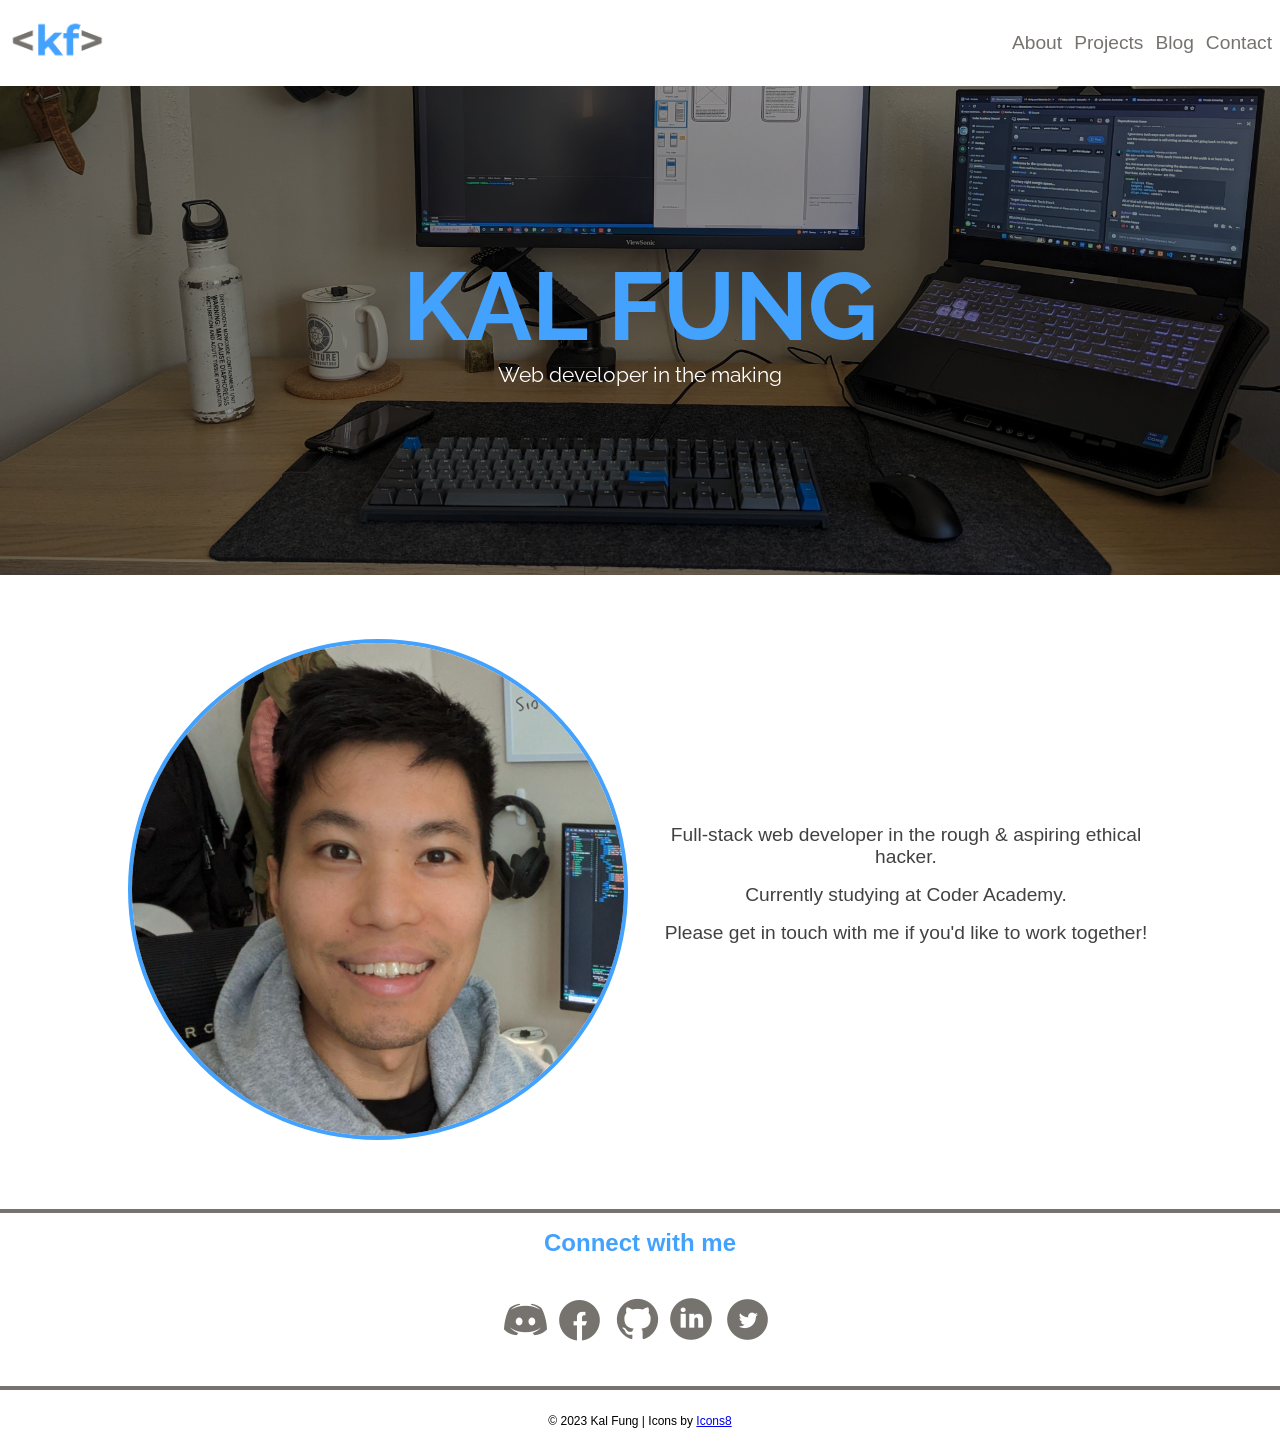
<file: index.html>
<!DOCTYPE html>
<html lang="en">
<head>
    <meta charset="UTF-8">
    <meta http-equiv="X-UA-Compatible" content="IE=edge">
    <meta name="viewport" content="width=device-width, initial-scale=1.0">
    <title>Kal Fung | Full Stack Web Development student</title>
    <link rel="stylesheet" href="./style.css">
</head>
<body>
    <!-- Header -->
    <header>
        <a href="index.html"><img id="logo" src="images/kf-logo.PNG" alt="KF Logo"></a>
             <!-- Main navigation bar -->
        <nav id="topnav">
            <a href="/about.html">About</a>
            <a href="/projects.html">Projects</a>
            <a href="/blog.html">Blog</a>
            <a href="/contact.html">Contact</a>
        </nav>
    </header>
    <!-- Hero component -->
    <section id="hero">
        <span role="img" aria-label="Image of my workstation"></span>
        <section id="hero-text">
            <h1>KAL FUNG</h1>
            <p>Web developer in the making</p>
        </section>   
    </section>
    <!-- Main body content -->
    <main>
        <article>
            <!-- A separate section for this profile picture to apply flex styling with the text underneath -->
            <figure id="profile-picture">
                <img src="images/profile.png" alt="Kal profile">
            </figure>   
            <section>
                <p>
                    Full-stack web developer in the rough & aspiring ethical hacker. 
                </p>
                <p>
                    Currently studying at Coder Academy.
                </p>
                <p>
                    Please get in touch with me if you'd like to work together!
                </p>           
            </section>
        </article>
    </main>
    <!-- Social media links -->
    
    <section id="social-links">
            <div>
                <h2>
                    Connect with me
                </h2>
                <nav>
                    <div id="discord-icon">
                        <a href="https://discordapp.com/users/1089703352092332032"><img src="/images/icon-discord-grey.png" alt="Discord">
                            <img src="/images/icon-discord-blue.png" class="img-top" alt="Discord icon blue">
                        </a>
                    </div>
                    <div id="facebook-icon">
                        <a href="https://www.facebook.com/kalfung"><img src="/images/icon-facebook-grey.png" alt="Facebook">
                            <img src="/images/icon-facebook-blue.png" class="img-top" alt="Facebook icon blue">
                        </a>
                    </div>
                    <div id="github-icon">
                        <a href="https://github.com/kalfung"><img src="/images/icon-github-grey.png" alt="GitHub">
                            <img src="/images/icon-github-blue.png" class="img-top" alt="GitHub icon blue">
                        </a>
                    </div>
                    <div id="linkedin-icon">
                        <a href="https://au.linkedin.com/in/kaloon-fung-a809a3152"><img src="/images/icon-linkedin-grey.png" alt="LinkedIn">
                            <img src="/images/icon-linkedin-blue.png" class="img-top" alt="LinkedIn icon blue">
                        </a>
                    </div>
                    <div id="twitter-icon">
                        <a href="https://twitter.com/cow_fungus"><img src="/images/icon-twitter-grey.png" alt="Twitter">
                            <img src="/images/icon-twitter-blue.png" class="img-top" alt="Twitter icon blue">
                        </a>
                    </div>
                </nav>
            </div>
        </section>

    <!-- Footer -->
    <footer>
        <p>&copy; 2023 Kal Fung | Icons by <a target="_blank" href="https://icons8.com">Icons8</a></p>
    </footer>
</body>
</html>
</file>
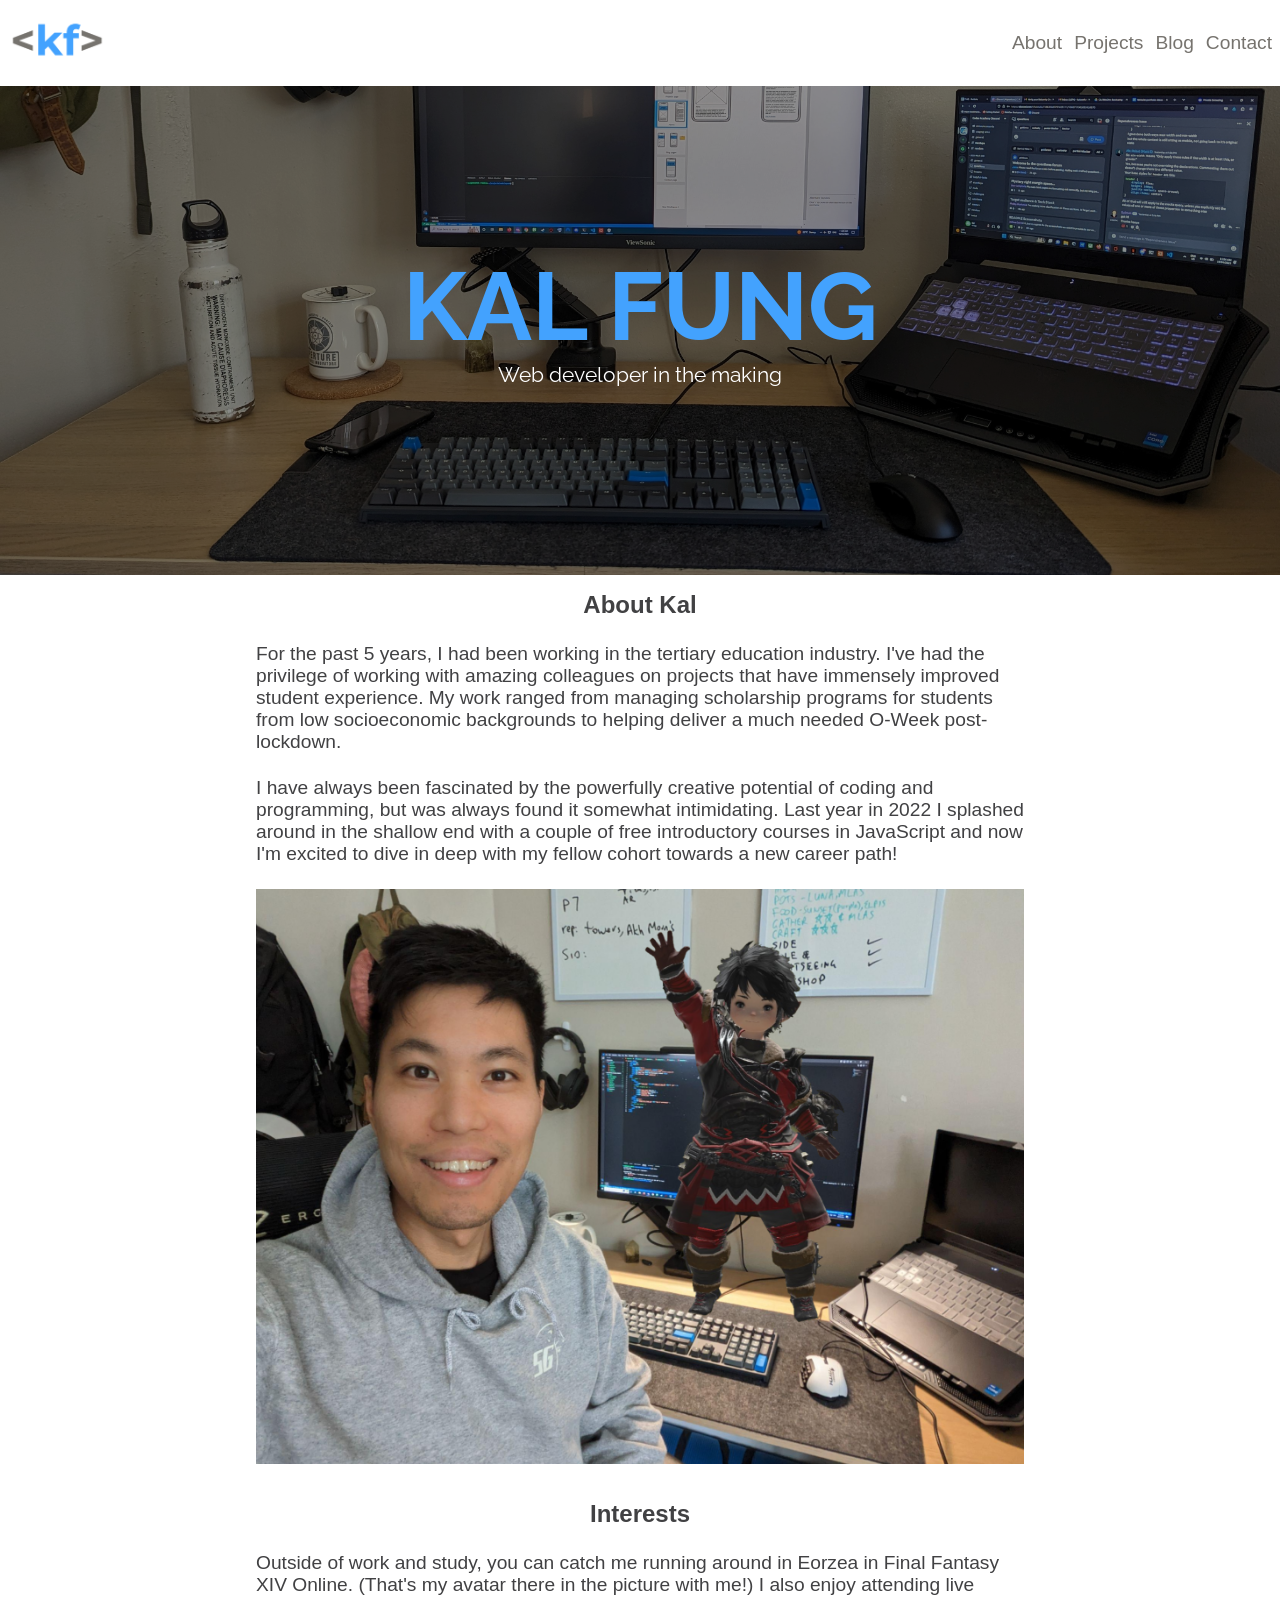
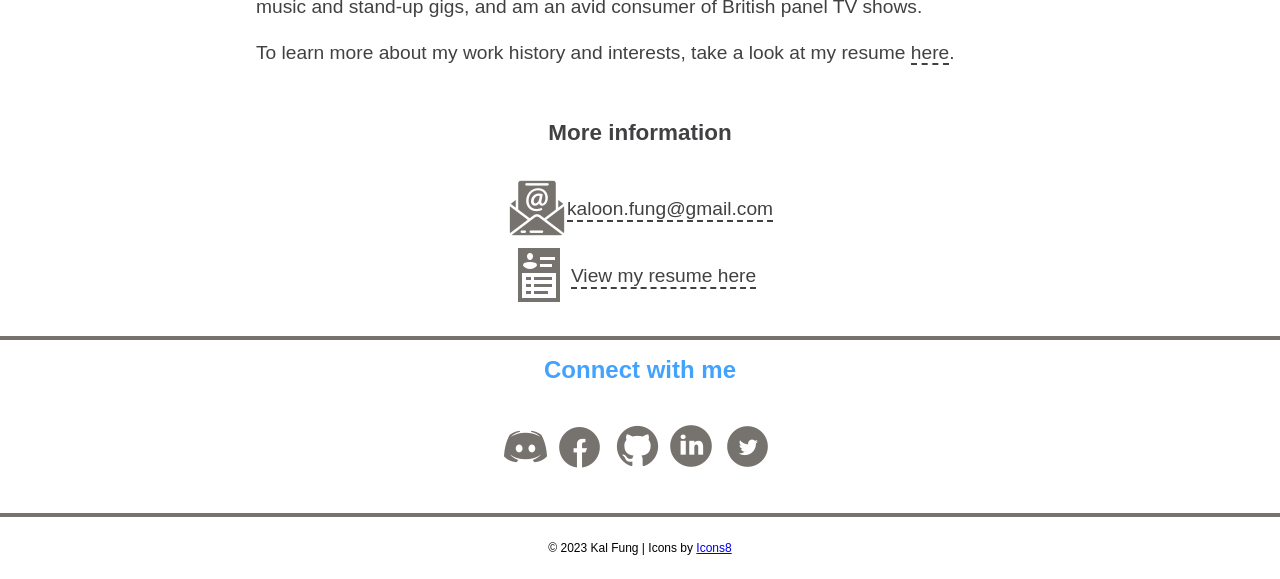
<file: about.html>
<!DOCTYPE html>
<html lang="en">
<head>
    <meta charset="UTF-8">
    <meta http-equiv="X-UA-Compatible" content="IE=edge">
    <meta name="viewport" content="width=device-width, initial-scale=1.0">
    <title>Kal Fung | Full Stack Web Development student | About</title>
    <link rel="stylesheet" href="./about-style.css">
</head>
<body>
    <!-- Header -->
    <header>
        <a href="index.html"><img id="logo" src="images/kf-logo.PNG" alt="KF Logo"></a>
             <!-- Main navigation bar -->
        <nav id="topnav">
            <a href="/about.html">About</a>
            <a href="/projects.html">Projects</a>
            <a href="/blog.html">Blog</a>
            <a href="/contact.html">Contact</a>
        </nav>
    </header>
    <!-- Hero component -->
    <section id="hero">
        <span role="img" aria-label="Image of my workstation"></span>
        <section id="hero-text">
            <h1>KAL FUNG</h1>
            <p>Web developer in the making</p>
        </section>           
    </section>
    <!-- Main body content -->
    <main>
        <article>
            <section id="about-info">
                <h2>
                    About Kal
                </h2>
                <p>
                    For the past 5 years, I had been working in the tertiary education industry. I've had the privilege of working with amazing colleagues on projects that have immensely improved student experience. My work ranged from managing scholarship programs for students from low socioeconomic backgrounds to helping deliver a much needed O-Week post-lockdown.
                </p>
                <p>
                    I have always been fascinated by the powerfully creative potential of coding and programming, but was always found it somewhat intimidating. Last year in 2022 I splashed around in the shallow end with a couple of free introductory courses in JavaScript and now I'm excited to dive in deep with my fellow cohort towards a new career path!
                </p>
            </section>
            <figure id="about-pic">
                <img src="/images/about.png" alt="Picture of me with my avatar: Kal and little Kal">
            </figure>
            <section>
                <h2>
                    Interests
                </h2>
                <p>
                    Outside of work and study, you can catch me running around in Eorzea in Final Fantasy XIV Online. (That's my avatar there in the picture with me!) I also enjoy attending live music and stand-up gigs, and am an avid consumer of British panel TV shows.
                </p>
                <p>
                    To learn more about my work history and interests, take a look at my resume <a id="resume" href="/other-resources/20220826_Kal_Fung_Resume.pdf">here</a>.
                </p>
            </section>
            <section id="more-info">
                <h3>
                    More information
                </h3>
                <div id="email-container">
                    <a href="mailto:kaloon.fung@gmail.com"><img src="/images/icon-email-grey.png" alt="Email">
                        <img src="/images/icon-email-blue.png" class="img-top" alt="Email icon blue"> 
                    </a>
                    <a id="email-link" href="mailto:kaloon.fung@gmail.com">kaloon.fung@gmail.com 
                    </a>
                </div>
                <div id="resume-container">
                    <a href="/other-resources/20220826_Kal_Fung_Resume.pdf"><img src="/images/icon-resume-grey.png" alt="Resume">
                        <img src="/images/icon-resume-blue.png" class="img-top" alt="Email icon blue">
                    </a>
                    <a id="resume-link" href="/other-resources/20220826_Kal_Fung_Resume.pdf">View my resume here
                    </a>
                </div>
            </section>
        </article>
    </main>
    <!-- Social media links -->
    
    <section id="social-links">
        <div>
            <h2>
                Connect with me
            </h2>
            <nav>
                <div id="discord-icon">
                    <a href="https://discordapp.com/users/1089703352092332032"><img src="/images/icon-discord-grey.png" alt="Discord">
                        <img src="/images/icon-discord-blue.png" class="img-top" alt="Discord icon blue">
                    </a>
                </div>
                <div id="facebook-icon">
                    <a href="https://www.facebook.com/kalfung"><img src="/images/icon-facebook-grey.png" alt="Facebook">
                        <img src="/images/icon-facebook-blue.png" class="img-top" alt="Facebook icon blue">
                    </a>
                </div>
                <div id="github-icon">
                    <a href="https://github.com/kalfung"><img src="/images/icon-github-grey.png" alt="GitHub">
                        <img src="/images/icon-github-blue.png" class="img-top" alt="GitHub icon blue">
                    </a>
                </div>
                <div id="linkedin-icon">
                    <a href="https://au.linkedin.com/in/kaloon-fung-a809a3152"><img src="/images/icon-linkedin-grey.png" alt="LinkedIn">
                        <img src="/images/icon-linkedin-blue.png" class="img-top" alt="LinkedIn icon blue">
                    </a>
                </div>
                <div id="twitter-icon">
                    <a href="https://twitter.com/cow_fungus"><img src="/images/icon-twitter-grey.png" alt="Twitter">
                        <img src="/images/icon-twitter-blue.png" class="img-top" alt="Twitter icon blue">
                    </a>
                </div>
            </nav>
        </div>
    </section>

<!-- Footer -->
<footer>
    <p>&copy; 2023 Kal Fung | Icons by <a target="_blank" href="https://icons8.com">Icons8</a></p>
</footer>
</body>
</html>
</file>
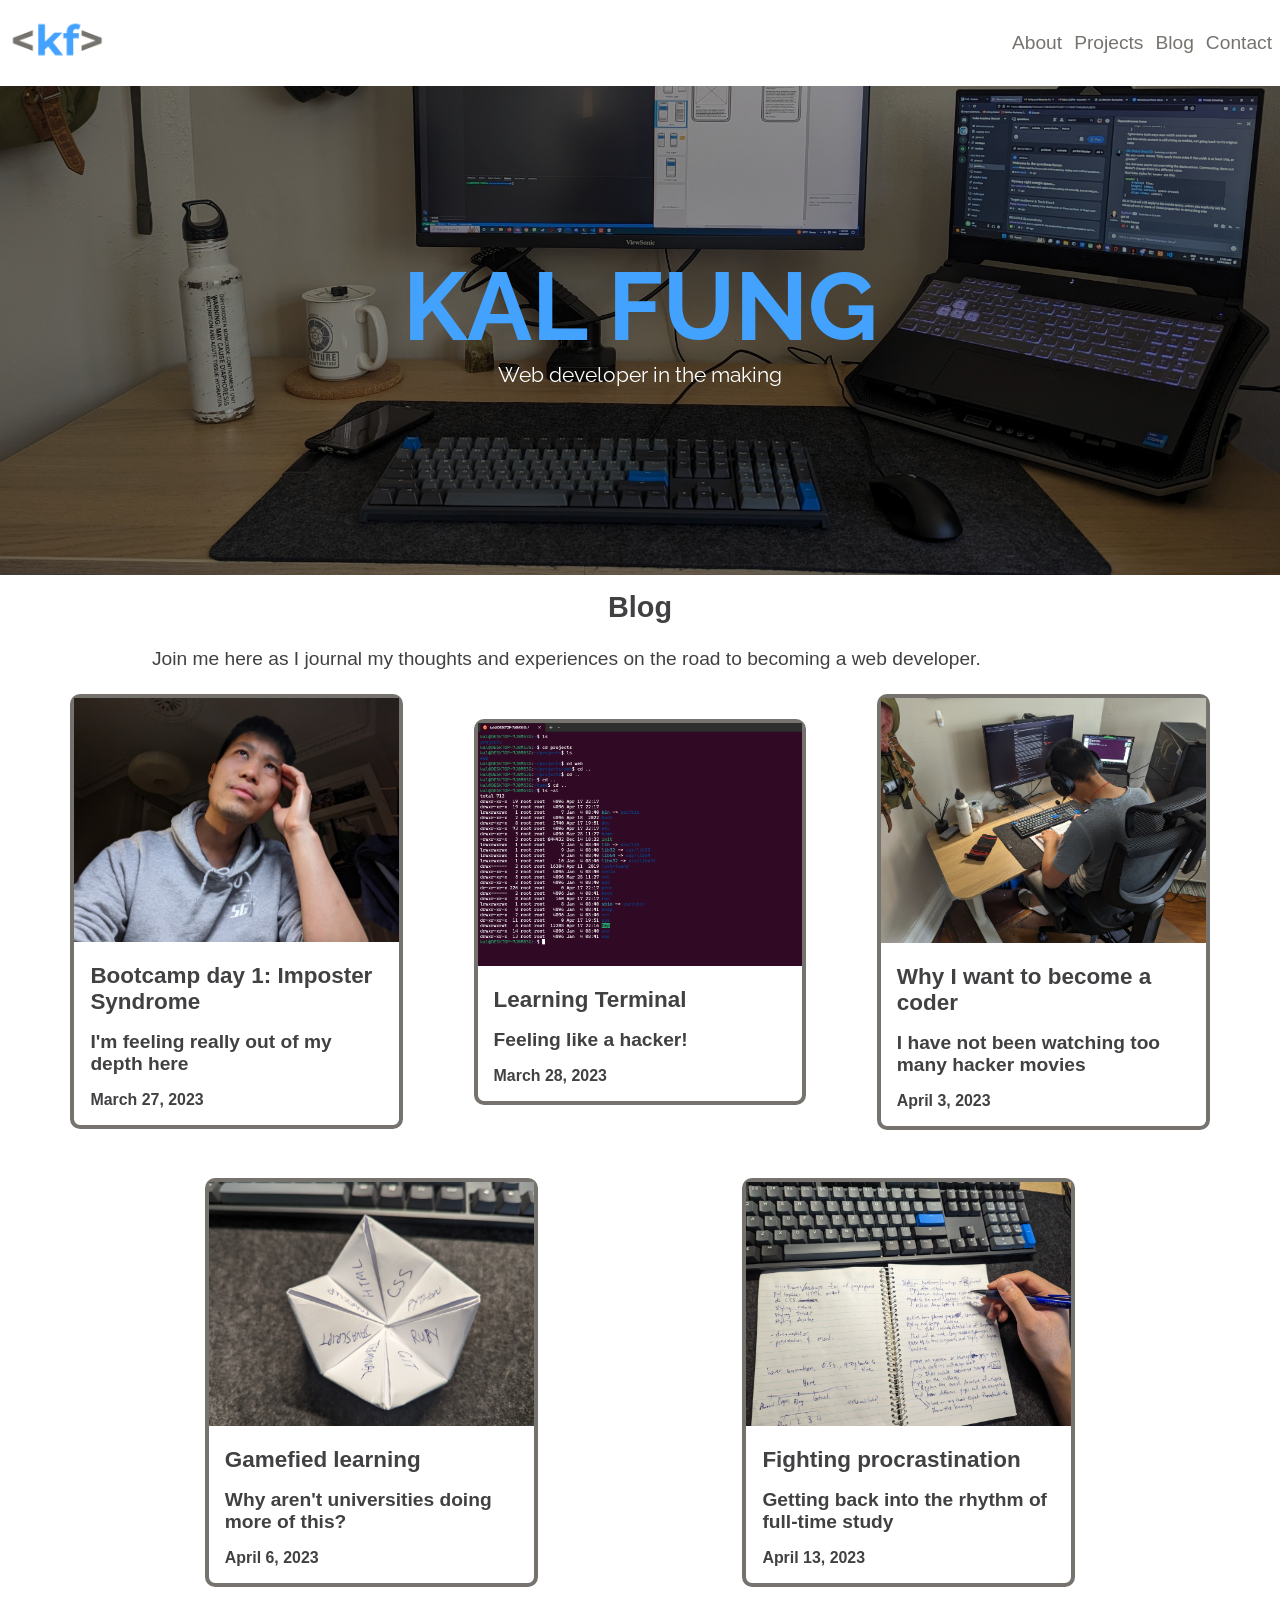
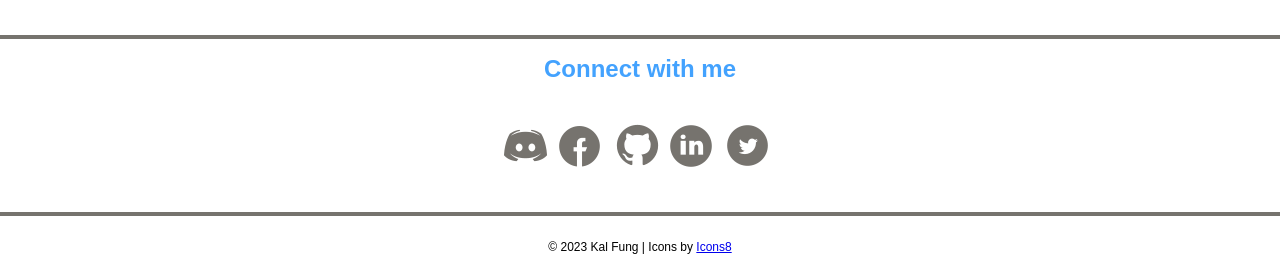
<file: blog.html>
<!DOCTYPE html>
<html lang="en">
<head>
    <meta charset="UTF-8">
    <meta http-equiv="X-UA-Compatible" content="IE=edge">
    <meta name="viewport" content="width=device-width, initial-scale=1.0">
    <title>Kal Fung | Full Stack Web Development student | Blog</title>
    <link rel="stylesheet" href="./blog-style.css">
</head>
<body>
    <!-- Header -->
    <header>
        <a href="index.html"><img id="logo" src="images/kf-logo.PNG" alt="KF Logo"></a>
             <!-- Main navigation bar -->
        <nav id="topnav">
            <a href="/about.html">About</a>
            <a href="/projects.html">Projects</a>
            <a href="/blog.html">Blog</a>
            <a href="/contact.html">Contact</a>
        </nav>
    </header>
    <!-- Hero component -->
    <section id="hero">
        <span role="img" aria-label="Image of my workstation"></span>   
        <section id="hero-text">
            <h1>KAL FUNG</h1>
            <p>Web developer in the making</p>
        </section>        
    </section>
    <!-- Main body content -->
    <main>
        <section>
            <h2>Blog</h2>
            <p>
                Join me here as I journal my thoughts and experiences on the road to becoming a web developer.
            </p>       
        </section>
        <article class="blog-preview">
            <a class="blog-link" href="blog1.html">
                <img src="images/blog-photo-1.jpg" alt="Me frustrated">        
                <h3>
                    Bootcamp day 1: Imposter Syndrome
                </h3>
                <h4>
                    I'm feeling really out of my depth here
                </h4>
                <h5>
                    March 27, 2023
                </h5>
            </a>
        </article>
        <article class="blog-preview">
            <a class="blog-link" href="blog2.html">
                <img src="images/blog-photo-2.PNG" alt="Terminal screenshot">        
                <h3>
                    Learning Terminal
                </h3>
                <h4>
                    Feeling like a hacker!
                </h4>
                <h5>
                    March 28, 2023
                </h5>
            </a>
        </article>
        <article class="blog-preview">
            <a class="blog-link" href="blog3.html">
                <img src="images/blog-photo-3.jpg" alt="Me in bootcamp class">        
                <h3>
                    Why I want to become a coder
                </h3>
                <h4>
                    I have not been watching too many hacker movies
                </h4>
                <h5>
                    April 3, 2023
                </h5>
            </a>
        </article>
        <article class="blog-preview">
            <a class="blog-link" href="blog4.html">
                <img src="images/blog-photo-4.jpg" alt="Coding paper fortune teller">        
                <h3>
                    Gamefied learning
                </h3>
                <h4>
                    Why aren't universities doing more of this?
                </h4>
                <h5>
                    April 6, 2023
                </h5>
            </a>
        </article>
        <article class="blog-preview">
            <a class="blog-link" href="blog5.html">
                <img src="images/blog-photo-5.jpg" alt="handwritten notes">        
                <h3>
                    Fighting procrastination
                </h3>
                <h4>
                    Getting back into the rhythm of full-time study
                </h4>
                <h5>
                    April 13, 2023
                </h5>
            </a>
        </article>
    </main>
    <!-- Social media links -->
    
    <section id="social-links">
            <div>
                <h2>
                    Connect with me
                </h2>
                <nav>
                    <div id="discord-icon">
                        <a href="https://discordapp.com/users/1089703352092332032"><img src="/images/icon-discord-grey.png" alt="Discord">
                            <img src="/images/icon-discord-blue.png" class="img-top" alt="Discord icon blue">
                        </a>
                    </div>
                    <div id="facebook-icon">
                        <a href="https://www.facebook.com/kalfung"><img src="/images/icon-facebook-grey.png" alt="Facebook">
                            <img src="/images/icon-facebook-blue.png" class="img-top" alt="Facebook icon blue">
                        </a>
                    </div>
                    <div id="github-icon">
                        <a href="https://github.com/kalfung"><img src="/images/icon-github-grey.png" alt="GitHub">
                            <img src="/images/icon-github-blue.png" class="img-top" alt="GitHub icon blue">
                        </a>
                    </div>
                    <div id="linkedin-icon">
                        <a href="https://au.linkedin.com/in/kaloon-fung-a809a3152"><img src="/images/icon-linkedin-grey.png" alt="LinkedIn">
                            <img src="/images/icon-linkedin-blue.png" class="img-top" alt="LinkedIn icon blue">
                        </a>
                    </div>
                    <div id="twitter-icon">
                        <a href="https://twitter.com/cow_fungus"><img src="/images/icon-twitter-grey.png" alt="Twitter">
                            <img src="/images/icon-twitter-blue.png" class="img-top" alt="Twitter icon blue">
                        </a>
                    </div>
                </nav>
            </div>
        </section>

    <!-- Footer -->
    <footer>
        <p>&copy; 2023 Kal Fung | Icons by <a target="_blank" href="https://icons8.com">Icons8</a></p>
    </footer>
</body>
</html>
</file>
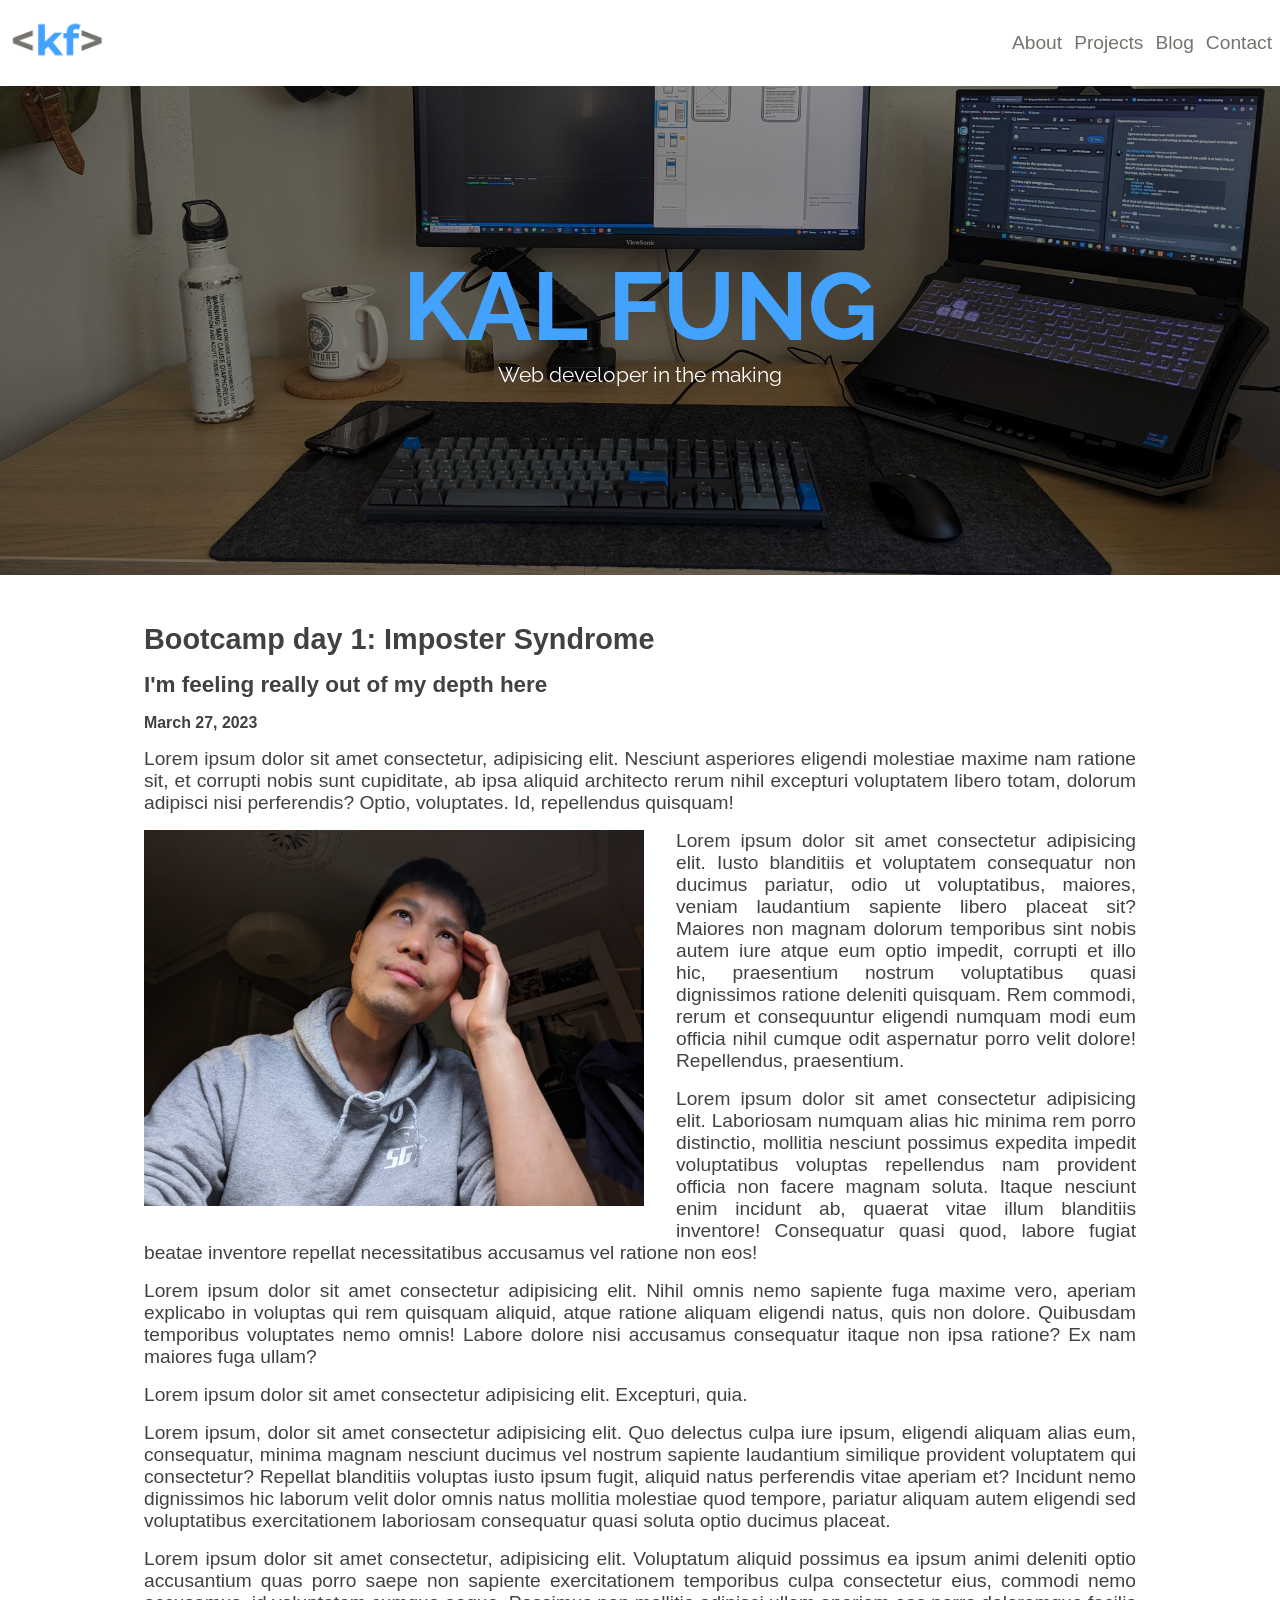
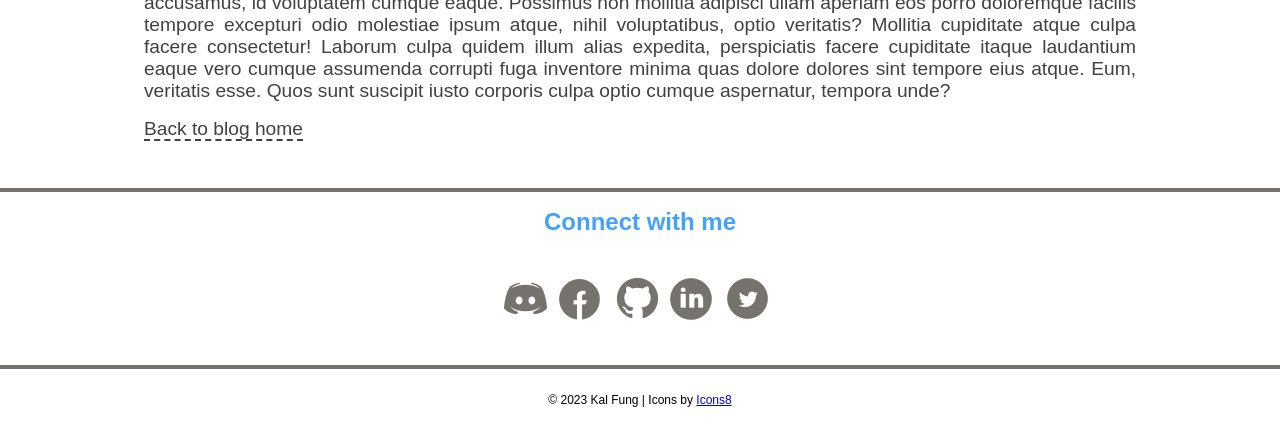
<file: blog1.html>
<!DOCTYPE html>
<html lang="en">
<head>
    <meta charset="UTF-8">
    <meta http-equiv="X-UA-Compatible" content="IE=edge">
    <meta name="viewport" content="width=device-width, initial-scale=1.0">
    <title>Kal Fung | Full Stack Web Development student | Blog</title>
    <link rel="stylesheet" href="./blog-entry-style.css">
</head>
<body>
    <!-- Header -->
    <header>
        <a href="index.html"><img id="logo" src="images/kf-logo.PNG" alt="KF Logo"></a>
             <!-- Main navigation bar -->
        <nav id="topnav">
            <a href="/about.html">About</a>
            <a href="/projects.html">Projects</a>
            <a href="/blog.html">Blog</a>
            <a href="/contact.html">Contact</a>
        </nav>
    </header>
    <!-- Hero component -->
    <section id="hero">
        <span role="img" aria-label="Image of my workstation"></span>    
        <section id="hero-text">
            <h1>KAL FUNG</h1>
            <p>Web developer in the making</p>
        </section>       
    </section>
    <!-- Main body content -->
    <main>
        <article>
            <h2>
                Bootcamp day 1: Imposter Syndrome
            </h2>
            <h3>
                I'm feeling really out of my depth here
            </h3>
            <h5>
                March 27, 2023
            </h5>
            <p>
                Lorem ipsum dolor sit amet consectetur, adipisicing elit. Nesciunt asperiores eligendi molestiae maxime nam ratione sit, et corrupti nobis sunt cupiditate, ab ipsa aliquid architecto rerum nihil excepturi voluptatem libero totam, dolorum adipisci nisi perferendis? Optio, voluptates. Id, repellendus quisquam!
            </p>
            <figure>
                <img class="blog-image" src="images/blog-photo-1.jpg" alt="Me frustrated">
            </figure>
            <p>
                Lorem ipsum dolor sit amet consectetur adipisicing elit. Iusto blanditiis et voluptatem consequatur non ducimus pariatur, odio ut voluptatibus, maiores, veniam laudantium sapiente libero placeat sit? Maiores non magnam dolorum temporibus sint nobis autem iure atque eum optio impedit, corrupti et illo hic, praesentium nostrum voluptatibus quasi dignissimos ratione deleniti quisquam. Rem commodi, rerum et consequuntur eligendi numquam modi eum officia nihil cumque odit aspernatur porro velit dolore! Repellendus, praesentium.
            </p>
            <p>
                Lorem ipsum dolor sit amet consectetur adipisicing elit. Laboriosam numquam alias hic minima rem porro distinctio, mollitia nesciunt possimus expedita impedit voluptatibus voluptas repellendus nam provident officia non facere magnam soluta. Itaque nesciunt enim incidunt ab, quaerat vitae illum blanditiis inventore! Consequatur quasi quod, labore fugiat beatae inventore repellat necessitatibus accusamus vel ratione non eos!
            </p>
            <p>
                Lorem ipsum dolor sit amet consectetur adipisicing elit. Nihil omnis nemo sapiente fuga maxime vero, aperiam explicabo in voluptas qui rem quisquam aliquid, atque ratione aliquam eligendi natus, quis non dolore. Quibusdam temporibus voluptates nemo omnis! Labore dolore nisi accusamus consequatur itaque non ipsa ratione? Ex nam maiores fuga ullam?
            </p>
            <p>
                Lorem ipsum dolor sit amet consectetur adipisicing elit. Excepturi, quia.
            </p>
            <p>
                Lorem ipsum, dolor sit amet consectetur adipisicing elit. Quo delectus culpa iure ipsum, eligendi aliquam alias eum, consequatur, minima magnam nesciunt ducimus vel nostrum sapiente laudantium similique provident voluptatem qui consectetur? Repellat blanditiis voluptas iusto ipsum fugit, aliquid natus perferendis vitae aperiam et? Incidunt nemo dignissimos hic laborum velit dolor omnis natus mollitia molestiae quod tempore, pariatur aliquam autem eligendi sed voluptatibus exercitationem laboriosam consequatur quasi soluta optio ducimus placeat.
            </p>
            <p>
                Lorem ipsum dolor sit amet consectetur, adipisicing elit. Voluptatum aliquid possimus ea ipsum animi deleniti optio accusantium quas porro saepe non sapiente exercitationem temporibus culpa consectetur eius, commodi nemo accusamus, id voluptatem cumque eaque. Possimus non mollitia adipisci ullam aperiam eos porro doloremque facilis tempore excepturi odio molestiae ipsum atque, nihil voluptatibus, optio veritatis? Mollitia cupiditate atque culpa facere consectetur! Laborum culpa quidem illum alias expedita, perspiciatis facere cupiditate itaque laudantium eaque vero cumque assumenda corrupti fuga inventore minima quas dolore dolores sint tempore eius atque. Eum, veritatis esse. Quos sunt suscipit iusto corporis culpa optio cumque aspernatur, tempora unde?
            </p>
            <a href="/blog.html">Back to blog home</a>
        </article>
    </main>
    <!-- Social media links -->
    
    <section id="social-links">
        <div>
            <h2>
                Connect with me
            </h2>
            <nav>
                <div id="discord-icon">
                    <a href="https://discordapp.com/users/1089703352092332032"><img src="/images/icon-discord-grey.png" alt="Discord">
                        <img src="/images/icon-discord-blue.png" class="img-top" alt="Discord icon blue">
                    </a>
                </div>
                <div id="facebook-icon">
                    <a href="https://www.facebook.com/kalfung"><img src="/images/icon-facebook-grey.png" alt="Facebook">
                        <img src="/images/icon-facebook-blue.png" class="img-top" alt="Facebook icon blue">
                    </a>
                </div>
                <div id="github-icon">
                    <a href="https://github.com/kalfung"><img src="/images/icon-github-grey.png" alt="GitHub">
                        <img src="/images/icon-github-blue.png" class="img-top" alt="GitHub icon blue">
                    </a>
                </div>
                <div id="linkedin-icon">
                    <a href="https://au.linkedin.com/in/kaloon-fung-a809a3152"><img src="/images/icon-linkedin-grey.png" alt="LinkedIn">
                        <img src="/images/icon-linkedin-blue.png" class="img-top" alt="LinkedIn icon blue">
                    </a>
                </div>
                <div id="twitter-icon">
                    <a href="https://twitter.com/cow_fungus"><img src="/images/icon-twitter-grey.png" alt="Twitter">
                        <img src="/images/icon-twitter-blue.png" class="img-top" alt="Twitter icon blue">
                    </a>
                </div>
            </nav>
        </div>
    </section>

    <!-- Footer -->
    <footer>
        <p>&copy; 2023 Kal Fung | Icons by <a target="_blank" href="https://icons8.com">Icons8</a></p>
    </footer>
</body>
</html>
</file>
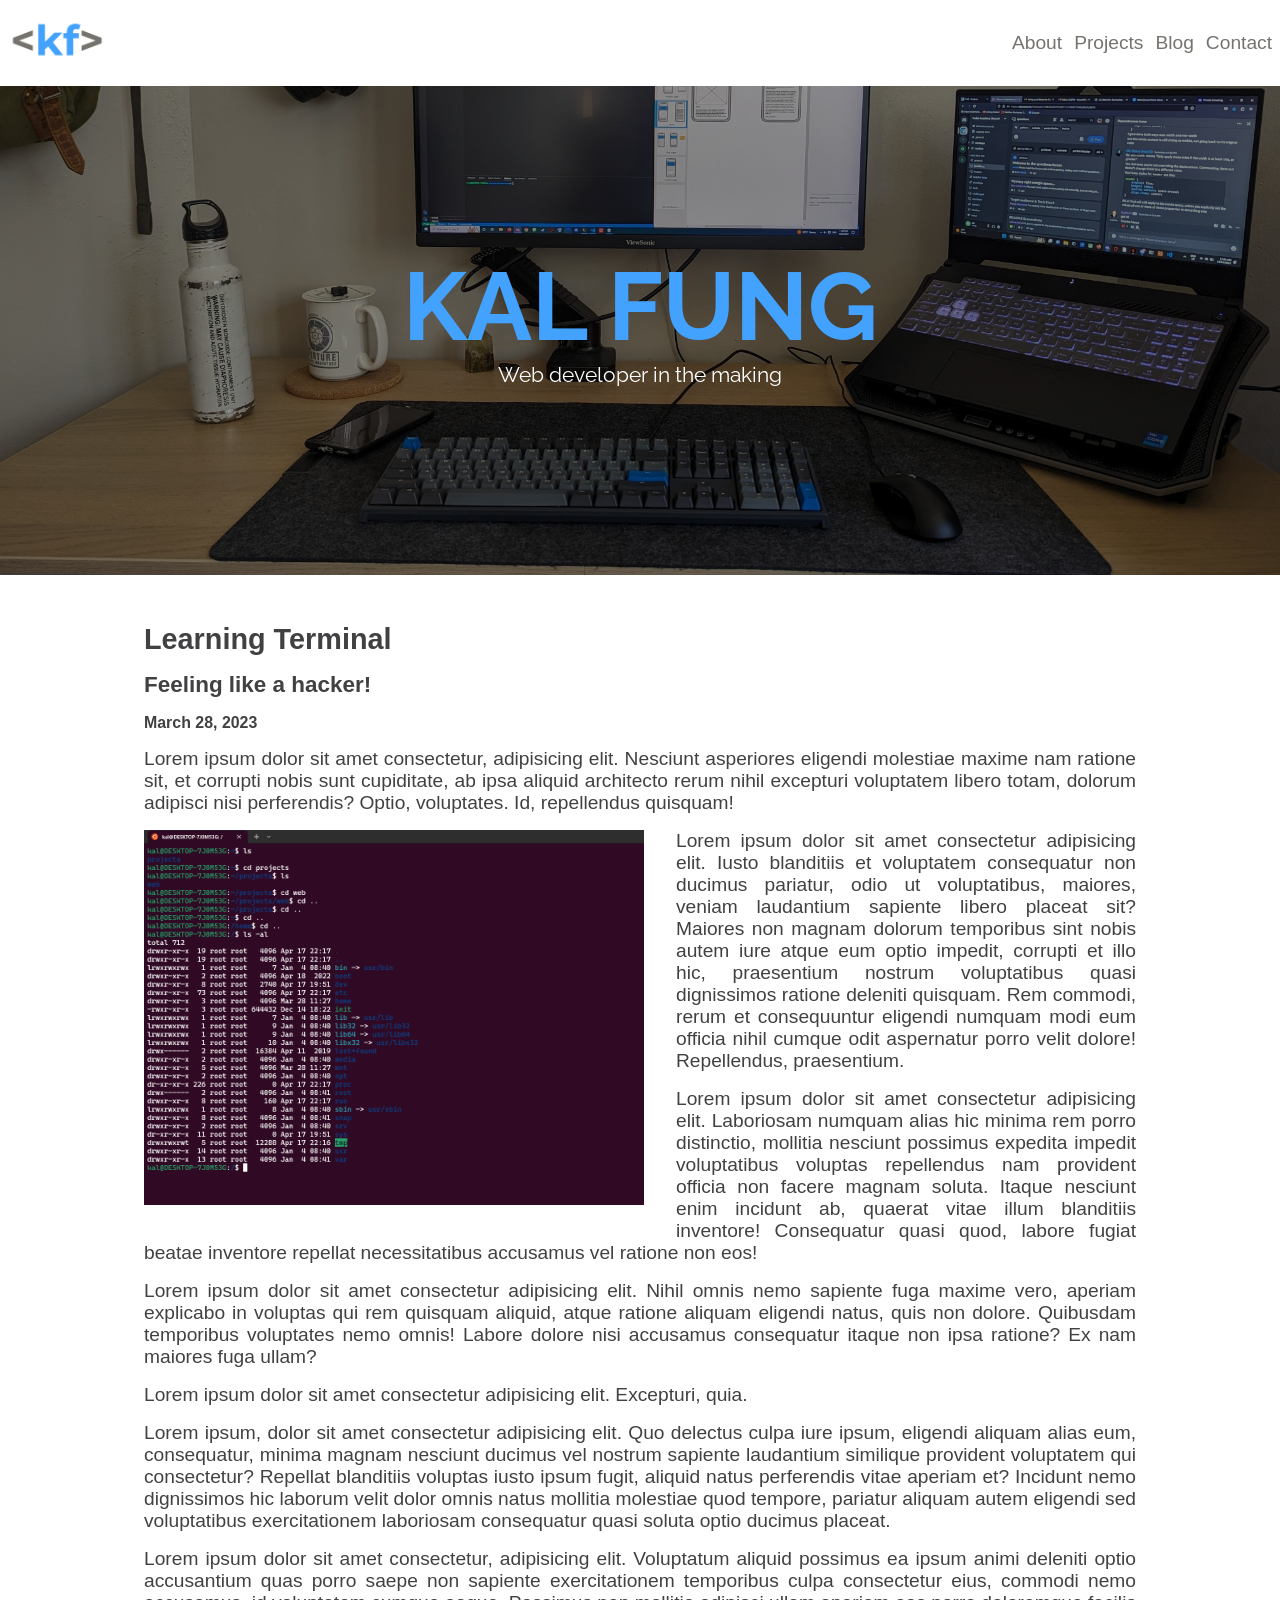
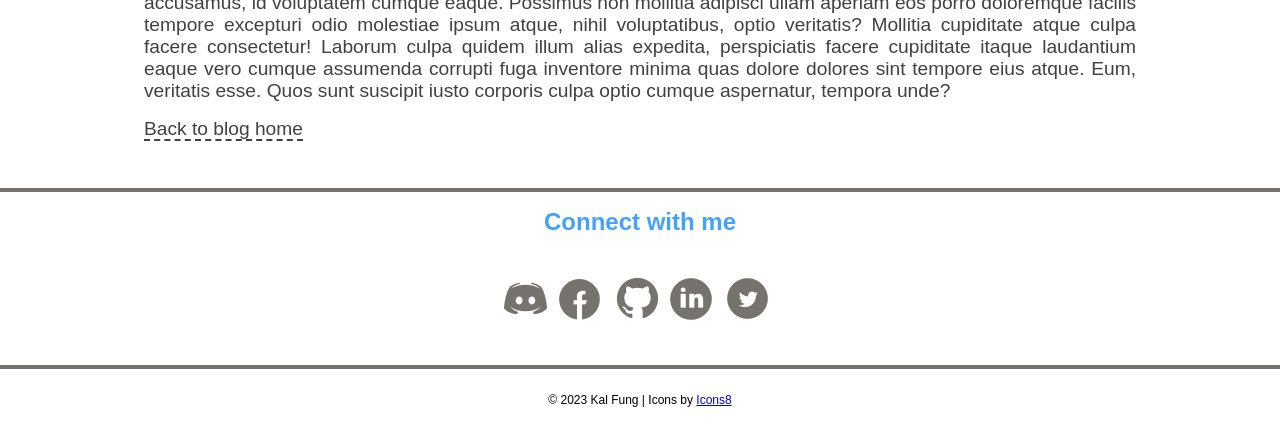
<file: blog2.html>
<!DOCTYPE html>
<html lang="en">
<head>
    <meta charset="UTF-8">
    <meta http-equiv="X-UA-Compatible" content="IE=edge">
    <meta name="viewport" content="width=device-width, initial-scale=1.0">
    <title>Kal Fung | Full Stack Web Development student | Blog</title>
    <link rel="stylesheet" href="./blog-entry-style.css">
</head>
<body>
    <!-- Header -->
    <header>
        <a href="index.html"><img id="logo" src="images/kf-logo.PNG" alt="KF Logo"></a>
             <!-- Main navigation bar -->
        <nav id="topnav">
            <a href="/about.html">About</a>
            <a href="/projects.html">Projects</a>
            <a href="/blog.html">Blog</a>
            <a href="/contact.html">Contact</a>
        </nav>
    </header>
    <!-- Hero component -->
    <section id="hero">
        <span role="img" aria-label="Image of my workstation"></span>     
        <section id="hero-text">
            <h1>KAL FUNG</h1>
            <p>Web developer in the making</p>
        </section>      
    </section>
    <!-- Main body content -->
    <main>
        <article>
            <h2>
                Learning Terminal
            </h2>
            <h3>
                Feeling like a hacker!
            </h3>
            <h5>
                March 28, 2023
            </h5>
            <p>
                Lorem ipsum dolor sit amet consectetur, adipisicing elit. Nesciunt asperiores eligendi molestiae maxime nam ratione sit, et corrupti nobis sunt cupiditate, ab ipsa aliquid architecto rerum nihil excepturi voluptatem libero totam, dolorum adipisci nisi perferendis? Optio, voluptates. Id, repellendus quisquam!
            </p>
            <figure>
                <img class="blog-image" src="images/blog-photo-2.PNG" alt="Terminal screenshot">
            </figure>
            <p>
                Lorem ipsum dolor sit amet consectetur adipisicing elit. Iusto blanditiis et voluptatem consequatur non ducimus pariatur, odio ut voluptatibus, maiores, veniam laudantium sapiente libero placeat sit? Maiores non magnam dolorum temporibus sint nobis autem iure atque eum optio impedit, corrupti et illo hic, praesentium nostrum voluptatibus quasi dignissimos ratione deleniti quisquam. Rem commodi, rerum et consequuntur eligendi numquam modi eum officia nihil cumque odit aspernatur porro velit dolore! Repellendus, praesentium.
            </p>
            <p>
                Lorem ipsum dolor sit amet consectetur adipisicing elit. Laboriosam numquam alias hic minima rem porro distinctio, mollitia nesciunt possimus expedita impedit voluptatibus voluptas repellendus nam provident officia non facere magnam soluta. Itaque nesciunt enim incidunt ab, quaerat vitae illum blanditiis inventore! Consequatur quasi quod, labore fugiat beatae inventore repellat necessitatibus accusamus vel ratione non eos!
            </p>
            <p>
                Lorem ipsum dolor sit amet consectetur adipisicing elit. Nihil omnis nemo sapiente fuga maxime vero, aperiam explicabo in voluptas qui rem quisquam aliquid, atque ratione aliquam eligendi natus, quis non dolore. Quibusdam temporibus voluptates nemo omnis! Labore dolore nisi accusamus consequatur itaque non ipsa ratione? Ex nam maiores fuga ullam?
            </p>
            <p>
                Lorem ipsum dolor sit amet consectetur adipisicing elit. Excepturi, quia.
            </p>
            <p>
                Lorem ipsum, dolor sit amet consectetur adipisicing elit. Quo delectus culpa iure ipsum, eligendi aliquam alias eum, consequatur, minima magnam nesciunt ducimus vel nostrum sapiente laudantium similique provident voluptatem qui consectetur? Repellat blanditiis voluptas iusto ipsum fugit, aliquid natus perferendis vitae aperiam et? Incidunt nemo dignissimos hic laborum velit dolor omnis natus mollitia molestiae quod tempore, pariatur aliquam autem eligendi sed voluptatibus exercitationem laboriosam consequatur quasi soluta optio ducimus placeat.
            </p>
            <p>
                Lorem ipsum dolor sit amet consectetur, adipisicing elit. Voluptatum aliquid possimus ea ipsum animi deleniti optio accusantium quas porro saepe non sapiente exercitationem temporibus culpa consectetur eius, commodi nemo accusamus, id voluptatem cumque eaque. Possimus non mollitia adipisci ullam aperiam eos porro doloremque facilis tempore excepturi odio molestiae ipsum atque, nihil voluptatibus, optio veritatis? Mollitia cupiditate atque culpa facere consectetur! Laborum culpa quidem illum alias expedita, perspiciatis facere cupiditate itaque laudantium eaque vero cumque assumenda corrupti fuga inventore minima quas dolore dolores sint tempore eius atque. Eum, veritatis esse. Quos sunt suscipit iusto corporis culpa optio cumque aspernatur, tempora unde?
            </p>
            <a href="/blog.html">Back to blog home</a>
        </article>
    </main>
    <!-- Social media links -->
    
    <section id="social-links">
        <div>
            <h2>
                Connect with me
            </h2>
            <nav>
                <div id="discord-icon">
                    <a href="https://discordapp.com/users/1089703352092332032"><img src="/images/icon-discord-grey.png" alt="Discord">
                        <img src="/images/icon-discord-blue.png" class="img-top" alt="Discord icon blue">
                    </a>
                </div>
                <div id="facebook-icon">
                    <a href="https://www.facebook.com/kalfung"><img src="/images/icon-facebook-grey.png" alt="Facebook">
                        <img src="/images/icon-facebook-blue.png" class="img-top" alt="Facebook icon blue">
                    </a>
                </div>
                <div id="github-icon">
                    <a href="https://github.com/kalfung"><img src="/images/icon-github-grey.png" alt="GitHub">
                        <img src="/images/icon-github-blue.png" class="img-top" alt="GitHub icon blue">
                    </a>
                </div>
                <div id="linkedin-icon">
                    <a href="https://au.linkedin.com/in/kaloon-fung-a809a3152"><img src="/images/icon-linkedin-grey.png" alt="LinkedIn">
                        <img src="/images/icon-linkedin-blue.png" class="img-top" alt="LinkedIn icon blue">
                    </a>
                </div>
                <div id="twitter-icon">
                    <a href="https://twitter.com/cow_fungus"><img src="/images/icon-twitter-grey.png" alt="Twitter">
                        <img src="/images/icon-twitter-blue.png" class="img-top" alt="Twitter icon blue">
                    </a>
                </div>
            </nav>
        </div>
    </section>

    <!-- Footer -->
    <footer>
        <p>&copy; 2023 Kal Fung | Icons by <a target="_blank" href="https://icons8.com">Icons8</a></p>
    </footer>
</body>
</html>
</file>
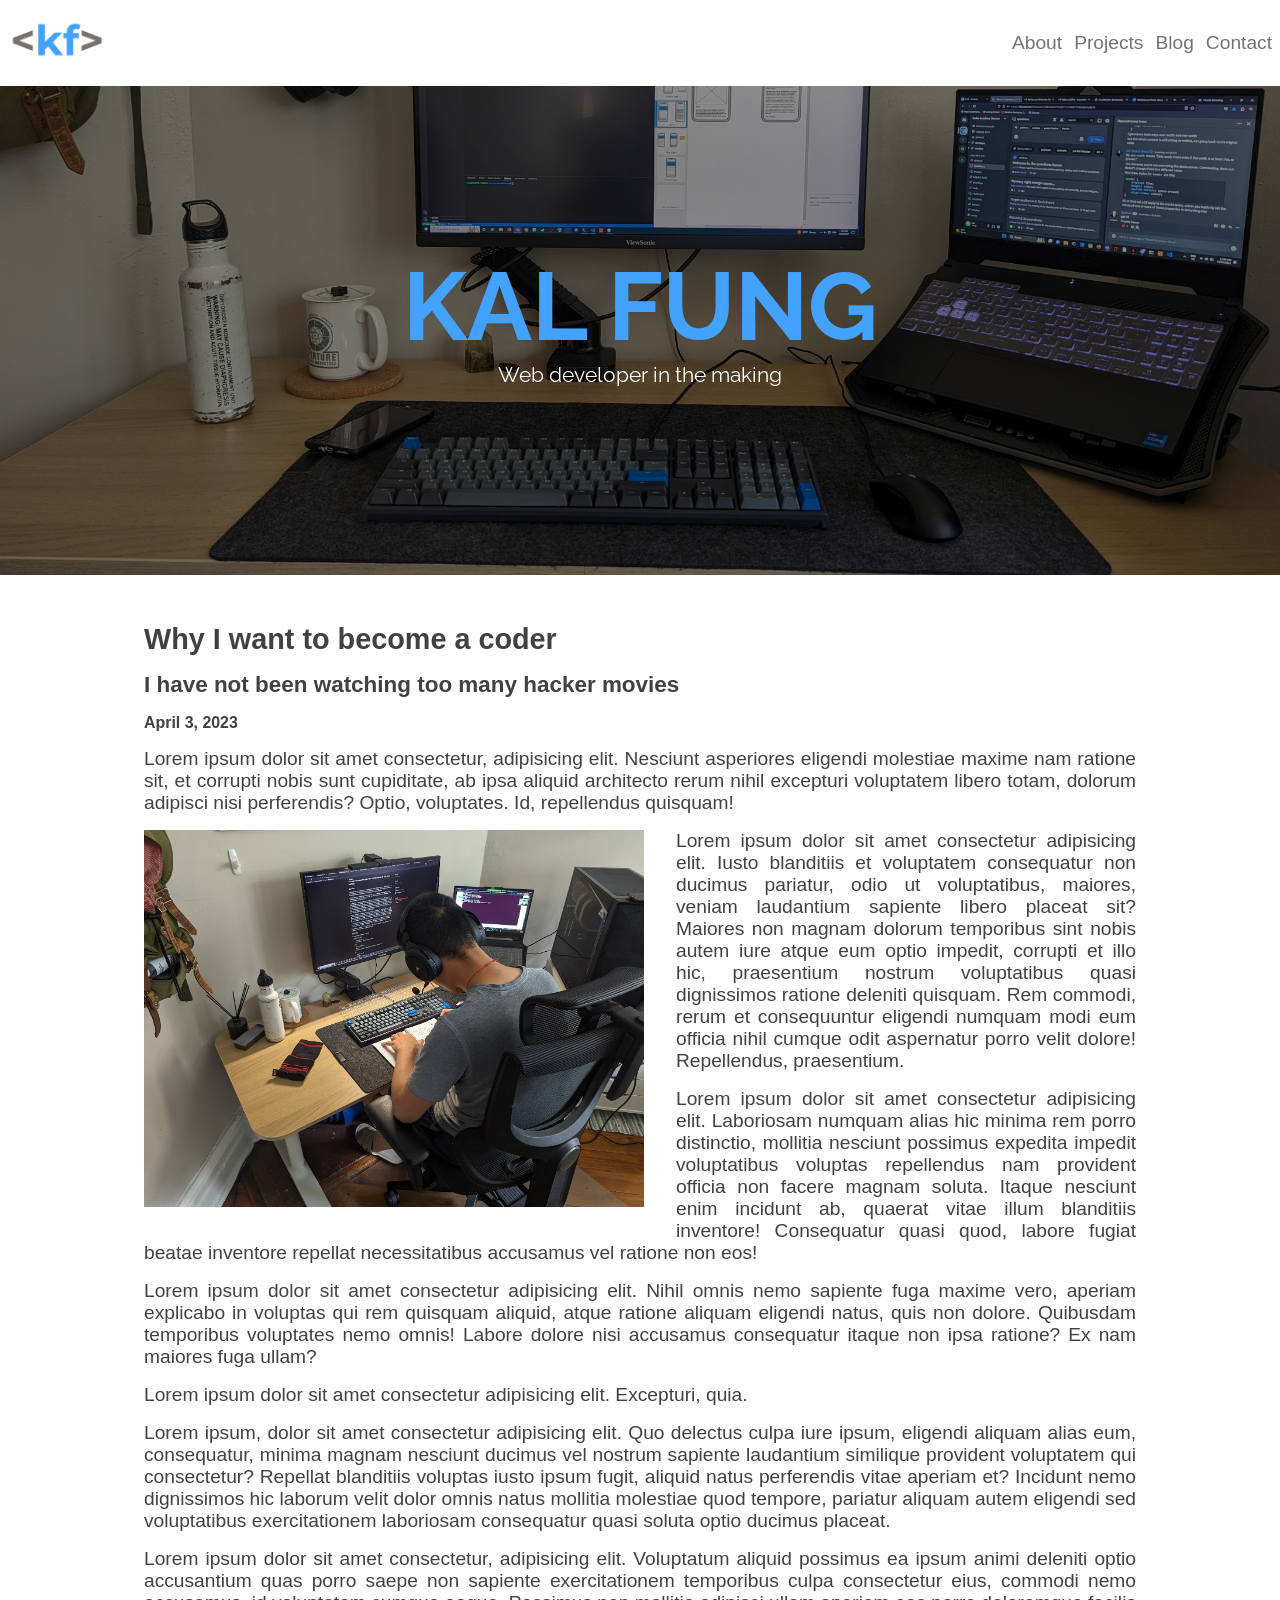
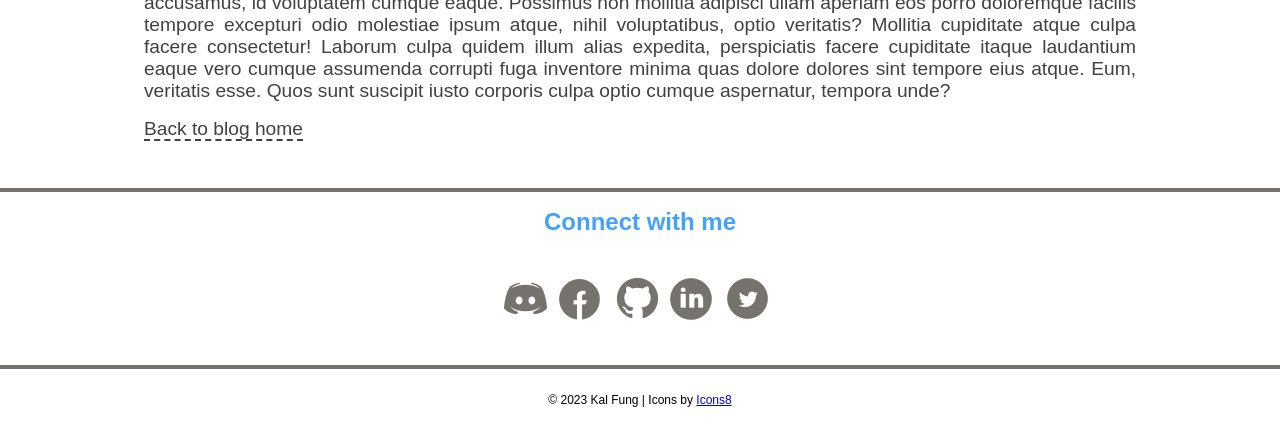
<file: blog3.html>
<!DOCTYPE html>
<html lang="en">
<head>
    <meta charset="UTF-8">
    <meta http-equiv="X-UA-Compatible" content="IE=edge">
    <meta name="viewport" content="width=device-width, initial-scale=1.0">
    <title>Kal Fung | Full Stack Web Development student | Blog</title>
    <link rel="stylesheet" href="./blog-entry-style.css">
</head>
<body>
    <!-- Header -->
    <header>
        <a href="index.html"><img id="logo" src="images/kf-logo.PNG" alt="KF Logo"></a>
             <!-- Main navigation bar -->
        <nav id="topnav">
            <a href="/about.html">About</a>
            <a href="/projects.html">Projects</a>
            <a href="/blog.html">Blog</a>
            <a href="/contact.html">Contact</a>
        </nav>
    </header>
    <!-- Hero component -->
    <section id="hero">
        <span role="img" aria-label="Image of my workstation"></span>    
        <section id="hero-text">
            <h1>KAL FUNG</h1>
            <p>Web developer in the making</p>
        </section>       
    </section>
    <!-- Main body content -->
    <main>
        <article>
            <h2>
                Why I want to become a coder
            </h2>
            <h3>
                I have not been watching too many hacker movies
            </h3>
            <h5>
                April 3, 2023
            </h5>
            <p>
                Lorem ipsum dolor sit amet consectetur, adipisicing elit. Nesciunt asperiores eligendi molestiae maxime nam ratione sit, et corrupti nobis sunt cupiditate, ab ipsa aliquid architecto rerum nihil excepturi voluptatem libero totam, dolorum adipisci nisi perferendis? Optio, voluptates. Id, repellendus quisquam!
            </p>
            <figure>
                <img class="blog-image" src="images/blog-photo-3.jpg" alt="Me in bootcamp class">
            </figure>
            <p>
                Lorem ipsum dolor sit amet consectetur adipisicing elit. Iusto blanditiis et voluptatem consequatur non ducimus pariatur, odio ut voluptatibus, maiores, veniam laudantium sapiente libero placeat sit? Maiores non magnam dolorum temporibus sint nobis autem iure atque eum optio impedit, corrupti et illo hic, praesentium nostrum voluptatibus quasi dignissimos ratione deleniti quisquam. Rem commodi, rerum et consequuntur eligendi numquam modi eum officia nihil cumque odit aspernatur porro velit dolore! Repellendus, praesentium.
            </p>
            <p>
                Lorem ipsum dolor sit amet consectetur adipisicing elit. Laboriosam numquam alias hic minima rem porro distinctio, mollitia nesciunt possimus expedita impedit voluptatibus voluptas repellendus nam provident officia non facere magnam soluta. Itaque nesciunt enim incidunt ab, quaerat vitae illum blanditiis inventore! Consequatur quasi quod, labore fugiat beatae inventore repellat necessitatibus accusamus vel ratione non eos!
            </p>
            <p>
                Lorem ipsum dolor sit amet consectetur adipisicing elit. Nihil omnis nemo sapiente fuga maxime vero, aperiam explicabo in voluptas qui rem quisquam aliquid, atque ratione aliquam eligendi natus, quis non dolore. Quibusdam temporibus voluptates nemo omnis! Labore dolore nisi accusamus consequatur itaque non ipsa ratione? Ex nam maiores fuga ullam?
            </p>
            <p>
                Lorem ipsum dolor sit amet consectetur adipisicing elit. Excepturi, quia.
            </p>
            <p>
                Lorem ipsum, dolor sit amet consectetur adipisicing elit. Quo delectus culpa iure ipsum, eligendi aliquam alias eum, consequatur, minima magnam nesciunt ducimus vel nostrum sapiente laudantium similique provident voluptatem qui consectetur? Repellat blanditiis voluptas iusto ipsum fugit, aliquid natus perferendis vitae aperiam et? Incidunt nemo dignissimos hic laborum velit dolor omnis natus mollitia molestiae quod tempore, pariatur aliquam autem eligendi sed voluptatibus exercitationem laboriosam consequatur quasi soluta optio ducimus placeat.
            </p>
            <p>
                Lorem ipsum dolor sit amet consectetur, adipisicing elit. Voluptatum aliquid possimus ea ipsum animi deleniti optio accusantium quas porro saepe non sapiente exercitationem temporibus culpa consectetur eius, commodi nemo accusamus, id voluptatem cumque eaque. Possimus non mollitia adipisci ullam aperiam eos porro doloremque facilis tempore excepturi odio molestiae ipsum atque, nihil voluptatibus, optio veritatis? Mollitia cupiditate atque culpa facere consectetur! Laborum culpa quidem illum alias expedita, perspiciatis facere cupiditate itaque laudantium eaque vero cumque assumenda corrupti fuga inventore minima quas dolore dolores sint tempore eius atque. Eum, veritatis esse. Quos sunt suscipit iusto corporis culpa optio cumque aspernatur, tempora unde?
            </p>
            <a href="/blog.html">Back to blog home</a>
        </article>
    </main>
    <!-- Social media links -->
    
    <section id="social-links">
        <div>
            <h2>
                Connect with me
            </h2>
            <nav>
                <div id="discord-icon">
                    <a href="https://discordapp.com/users/1089703352092332032"><img src="/images/icon-discord-grey.png" alt="Discord">
                        <img src="/images/icon-discord-blue.png" class="img-top" alt="Discord icon blue">
                    </a>
                </div>
                <div id="facebook-icon">
                    <a href="https://www.facebook.com/kalfung"><img src="/images/icon-facebook-grey.png" alt="Facebook">
                        <img src="/images/icon-facebook-blue.png" class="img-top" alt="Facebook icon blue">
                    </a>
                </div>
                <div id="github-icon">
                    <a href="https://github.com/kalfung"><img src="/images/icon-github-grey.png" alt="GitHub">
                        <img src="/images/icon-github-blue.png" class="img-top" alt="GitHub icon blue">
                    </a>
                </div>
                <div id="linkedin-icon">
                    <a href="https://au.linkedin.com/in/kaloon-fung-a809a3152"><img src="/images/icon-linkedin-grey.png" alt="LinkedIn">
                        <img src="/images/icon-linkedin-blue.png" class="img-top" alt="LinkedIn icon blue">
                    </a>
                </div>
                <div id="twitter-icon">
                    <a href="https://twitter.com/cow_fungus"><img src="/images/icon-twitter-grey.png" alt="Twitter">
                        <img src="/images/icon-twitter-blue.png" class="img-top" alt="Twitter icon blue">
                    </a>
                </div>
            </nav>
        </div>
    </section>

    <!-- Footer -->
    <footer>
        <p>&copy; 2023 Kal Fung | Icons by <a target="_blank" href="https://icons8.com">Icons8</a></p>
    </footer>
</body>
</html>
</file>
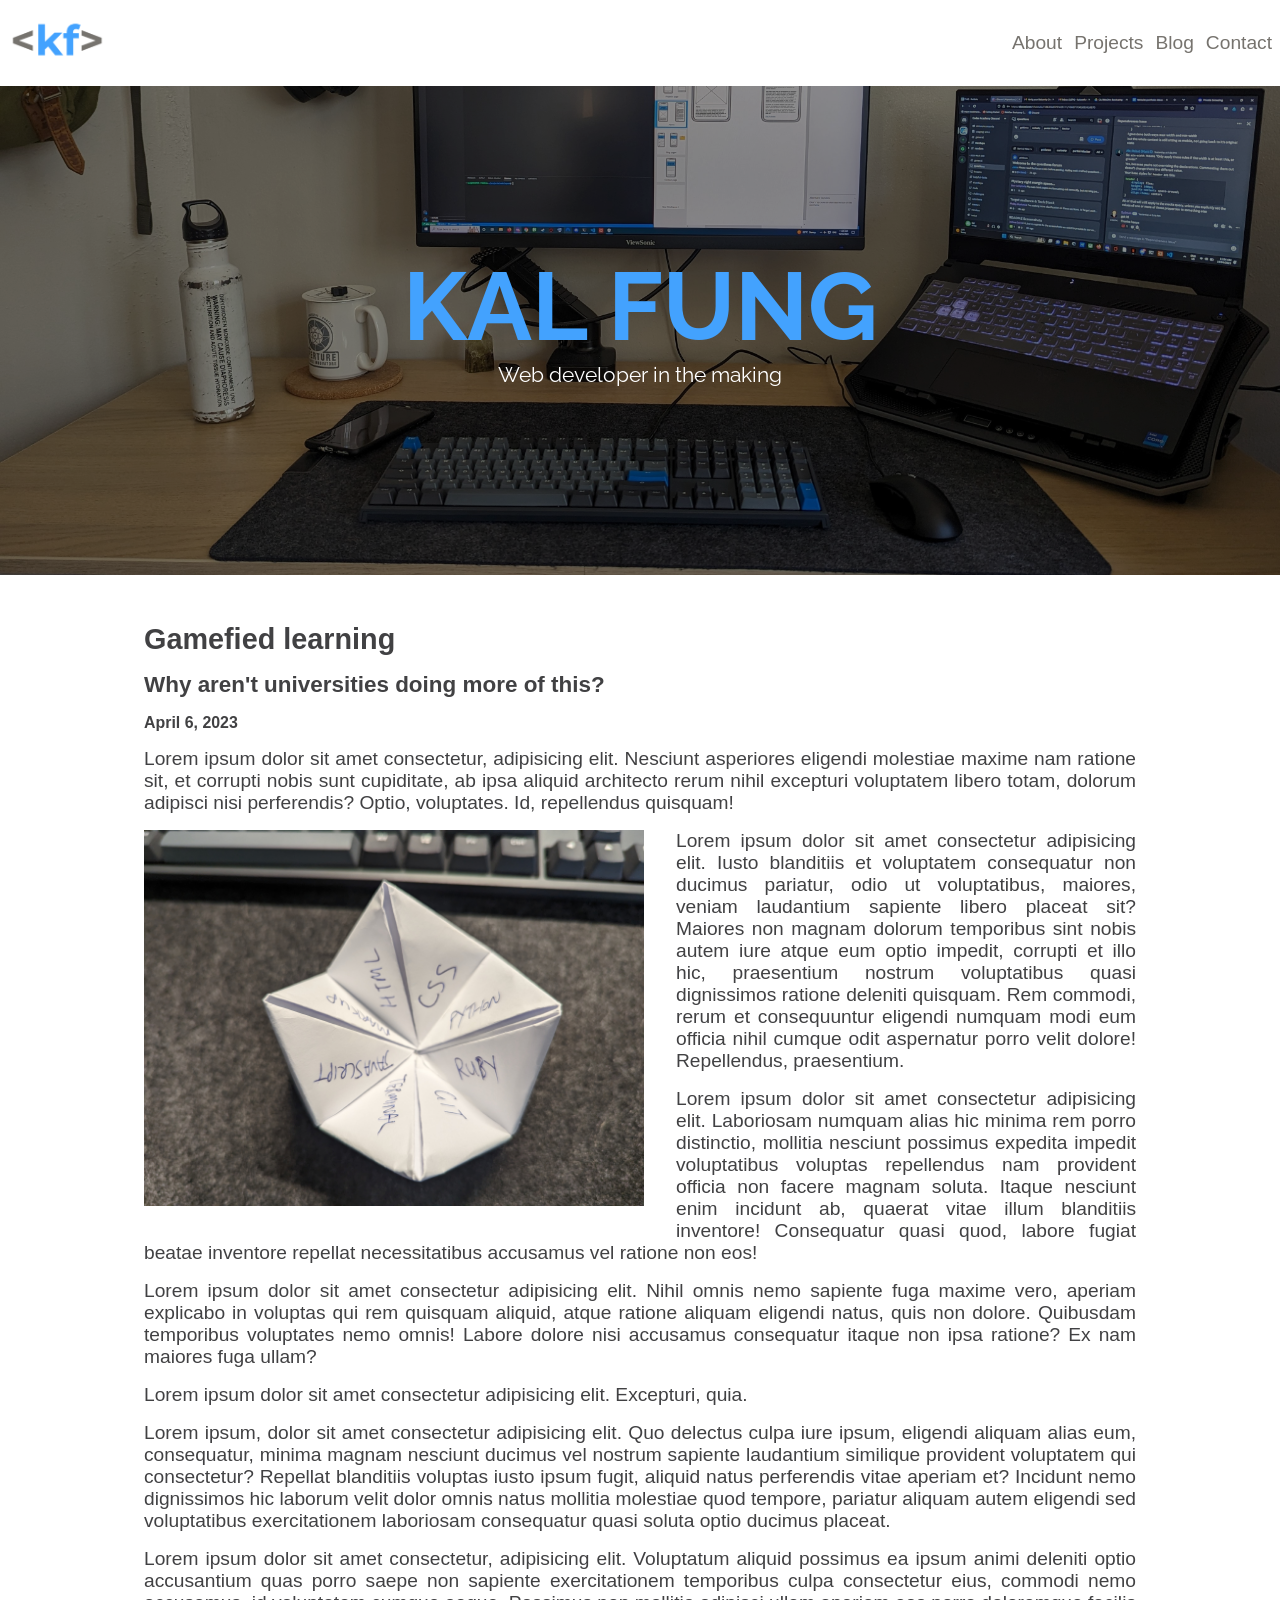
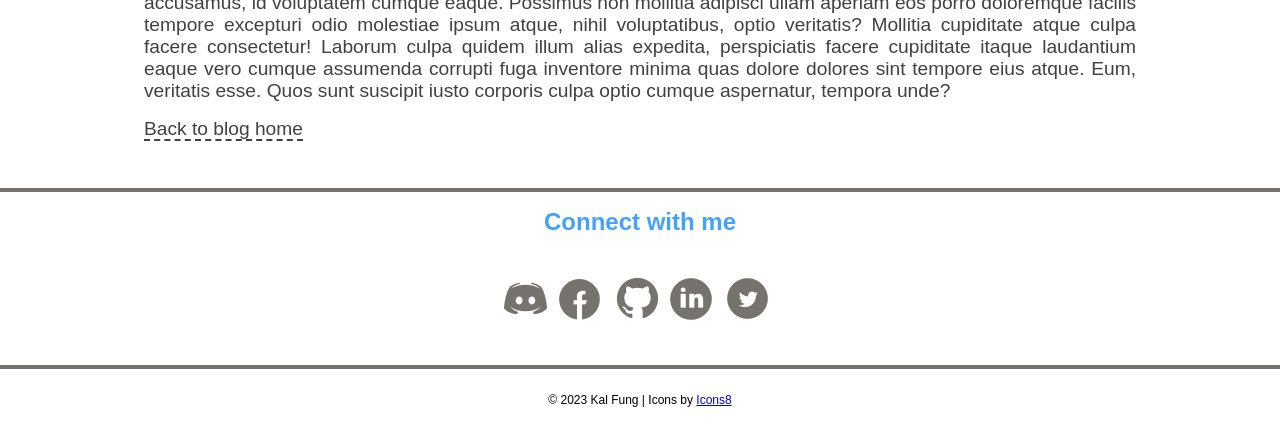
<file: blog4.html>
<!DOCTYPE html>
<html lang="en">
<head>
    <meta charset="UTF-8">
    <meta http-equiv="X-UA-Compatible" content="IE=edge">
    <meta name="viewport" content="width=device-width, initial-scale=1.0">
    <title>Kal Fung | Full Stack Web Development student | Blog</title>
    <link rel="stylesheet" href="./blog-entry-style.css">
</head>
<body>
    <!-- Header -->
    <header>
        <a href="index.html"><img id="logo" src="images/kf-logo.PNG" alt="KF Logo"></a>
             <!-- Main navigation bar -->
        <nav id="topnav">
            <a href="/about.html">About</a>
            <a href="/projects.html">Projects</a>
            <a href="/blog.html">Blog</a>
            <a href="/contact.html">Contact</a>
        </nav>
    </header>
    <!-- Hero component -->
    <section id="hero">
        <span role="img" aria-label="Image of my workstation"></span>
        <section id="hero-text">
            <h1>KAL FUNG</h1>
            <p>Web developer in the making</p>
        </section>           
    </section>
    <!-- Main body content -->
    <main>
        <article>
            <h2>
                Gamefied learning
            </h2>
            <h3>
                Why aren't universities doing more of this?
            </h3>
            <h5>
                April 6, 2023
            </h5>
            <p>
                Lorem ipsum dolor sit amet consectetur, adipisicing elit. Nesciunt asperiores eligendi molestiae maxime nam ratione sit, et corrupti nobis sunt cupiditate, ab ipsa aliquid architecto rerum nihil excepturi voluptatem libero totam, dolorum adipisci nisi perferendis? Optio, voluptates. Id, repellendus quisquam!
            </p>
            <figure>
                <img class="blog-image" src="images/blog-photo-4.jpg" alt="coding paper fortune teller">
            </figure>
            <p>
                Lorem ipsum dolor sit amet consectetur adipisicing elit. Iusto blanditiis et voluptatem consequatur non ducimus pariatur, odio ut voluptatibus, maiores, veniam laudantium sapiente libero placeat sit? Maiores non magnam dolorum temporibus sint nobis autem iure atque eum optio impedit, corrupti et illo hic, praesentium nostrum voluptatibus quasi dignissimos ratione deleniti quisquam. Rem commodi, rerum et consequuntur eligendi numquam modi eum officia nihil cumque odit aspernatur porro velit dolore! Repellendus, praesentium.
            </p>
            <p>
                Lorem ipsum dolor sit amet consectetur adipisicing elit. Laboriosam numquam alias hic minima rem porro distinctio, mollitia nesciunt possimus expedita impedit voluptatibus voluptas repellendus nam provident officia non facere magnam soluta. Itaque nesciunt enim incidunt ab, quaerat vitae illum blanditiis inventore! Consequatur quasi quod, labore fugiat beatae inventore repellat necessitatibus accusamus vel ratione non eos!
            </p>
            <p>
                Lorem ipsum dolor sit amet consectetur adipisicing elit. Nihil omnis nemo sapiente fuga maxime vero, aperiam explicabo in voluptas qui rem quisquam aliquid, atque ratione aliquam eligendi natus, quis non dolore. Quibusdam temporibus voluptates nemo omnis! Labore dolore nisi accusamus consequatur itaque non ipsa ratione? Ex nam maiores fuga ullam?
            </p>
            <p>
                Lorem ipsum dolor sit amet consectetur adipisicing elit. Excepturi, quia.
            </p>
            <p>
                Lorem ipsum, dolor sit amet consectetur adipisicing elit. Quo delectus culpa iure ipsum, eligendi aliquam alias eum, consequatur, minima magnam nesciunt ducimus vel nostrum sapiente laudantium similique provident voluptatem qui consectetur? Repellat blanditiis voluptas iusto ipsum fugit, aliquid natus perferendis vitae aperiam et? Incidunt nemo dignissimos hic laborum velit dolor omnis natus mollitia molestiae quod tempore, pariatur aliquam autem eligendi sed voluptatibus exercitationem laboriosam consequatur quasi soluta optio ducimus placeat.
            </p>
            <p>
                Lorem ipsum dolor sit amet consectetur, adipisicing elit. Voluptatum aliquid possimus ea ipsum animi deleniti optio accusantium quas porro saepe non sapiente exercitationem temporibus culpa consectetur eius, commodi nemo accusamus, id voluptatem cumque eaque. Possimus non mollitia adipisci ullam aperiam eos porro doloremque facilis tempore excepturi odio molestiae ipsum atque, nihil voluptatibus, optio veritatis? Mollitia cupiditate atque culpa facere consectetur! Laborum culpa quidem illum alias expedita, perspiciatis facere cupiditate itaque laudantium eaque vero cumque assumenda corrupti fuga inventore minima quas dolore dolores sint tempore eius atque. Eum, veritatis esse. Quos sunt suscipit iusto corporis culpa optio cumque aspernatur, tempora unde?
            </p>
            <a href="/blog.html">Back to blog home</a>
        </article>
    </main>
    <!-- Social media links -->
    
    <section id="social-links">
        <div>
            <h2>
                Connect with me
            </h2>
            <nav>
                <div id="discord-icon">
                    <a href="https://discordapp.com/users/1089703352092332032"><img src="/images/icon-discord-grey.png" alt="Discord">
                        <img src="/images/icon-discord-blue.png" class="img-top" alt="Discord icon blue">
                    </a>
                </div>
                <div id="facebook-icon">
                    <a href="https://www.facebook.com/kalfung"><img src="/images/icon-facebook-grey.png" alt="Facebook">
                        <img src="/images/icon-facebook-blue.png" class="img-top" alt="Facebook icon blue">
                    </a>
                </div>
                <div id="github-icon">
                    <a href="https://github.com/kalfung"><img src="/images/icon-github-grey.png" alt="GitHub">
                        <img src="/images/icon-github-blue.png" class="img-top" alt="GitHub icon blue">
                    </a>
                </div>
                <div id="linkedin-icon">
                    <a href="https://au.linkedin.com/in/kaloon-fung-a809a3152"><img src="/images/icon-linkedin-grey.png" alt="LinkedIn">
                        <img src="/images/icon-linkedin-blue.png" class="img-top" alt="LinkedIn icon blue">
                    </a>
                </div>
                <div id="twitter-icon">
                    <a href="https://twitter.com/cow_fungus"><img src="/images/icon-twitter-grey.png" alt="Twitter">
                        <img src="/images/icon-twitter-blue.png" class="img-top" alt="Twitter icon blue">
                    </a>
                </div>
            </nav>
        </div>
    </section>

    <!-- Footer -->
    <footer>
        <p>&copy; 2023 Kal Fung | Icons by <a target="_blank" href="https://icons8.com">Icons8</a></p>
    </footer>
</body>
</html>
</file>
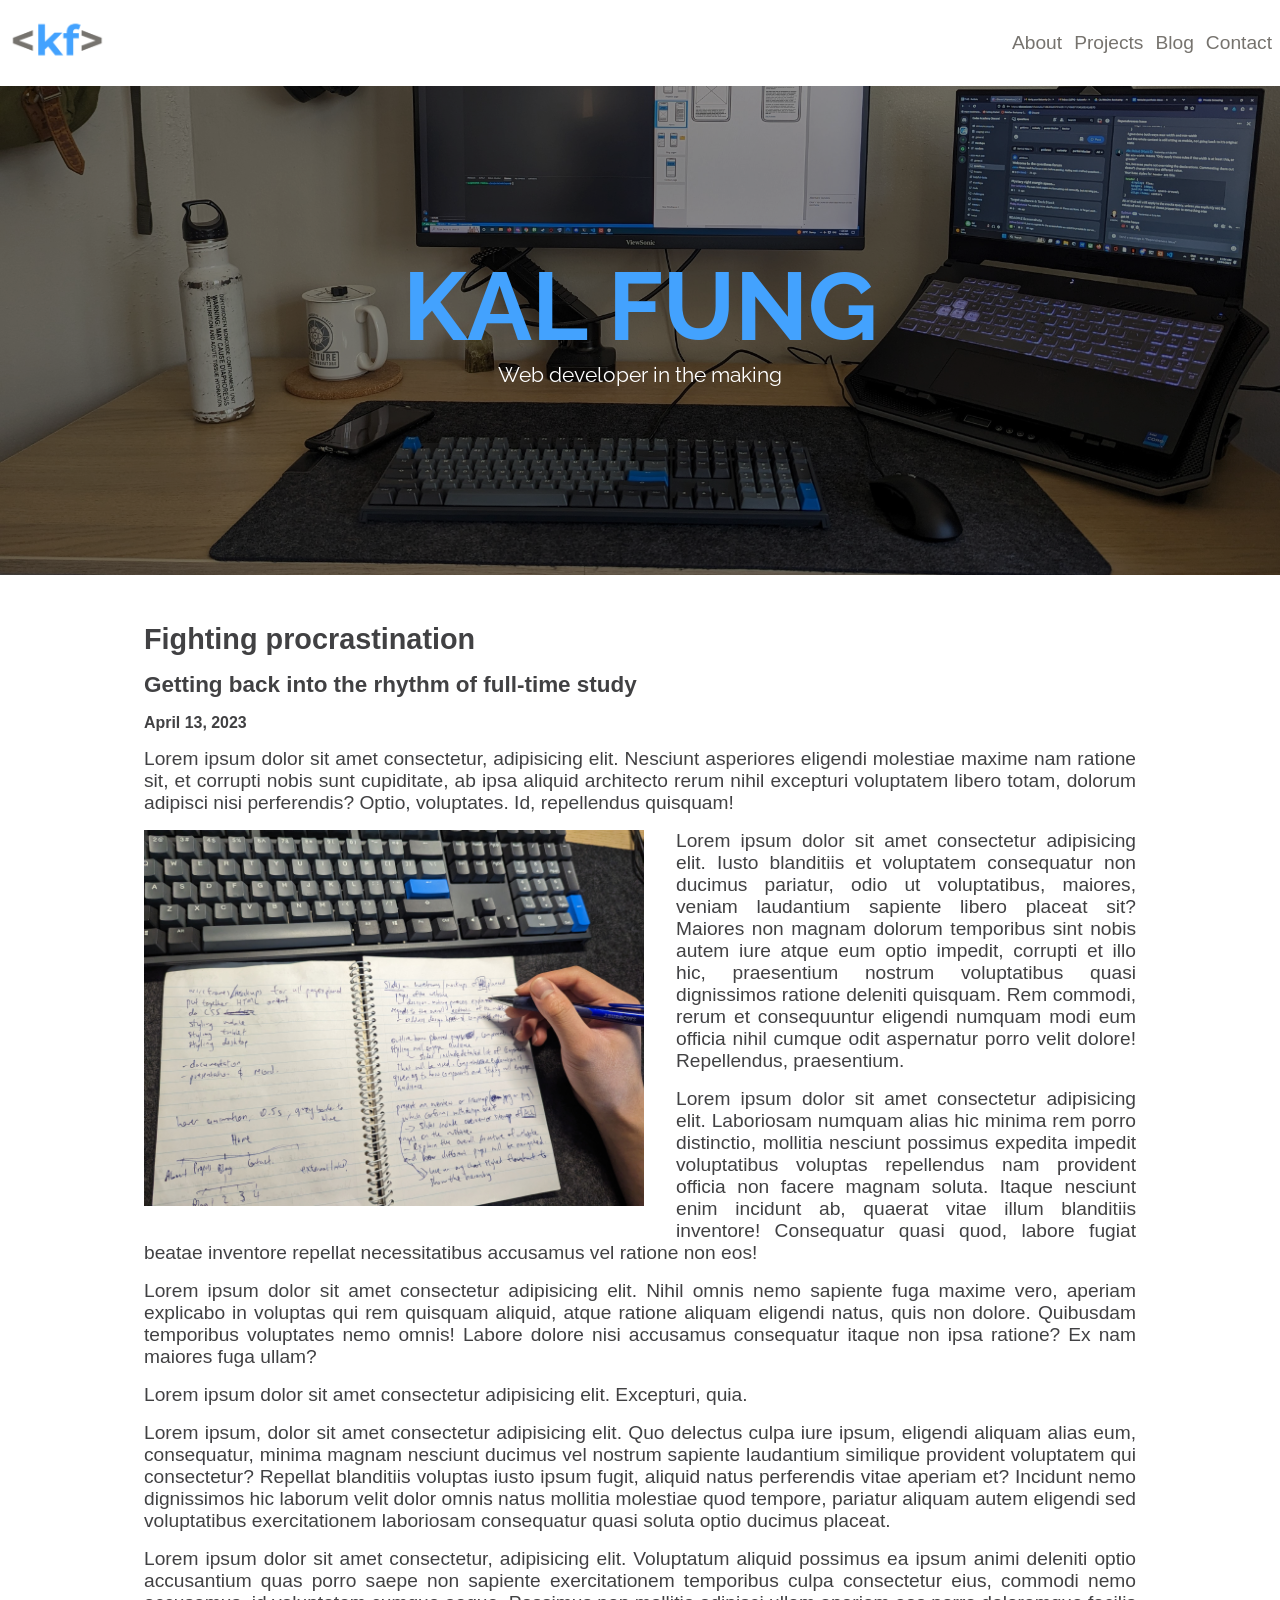
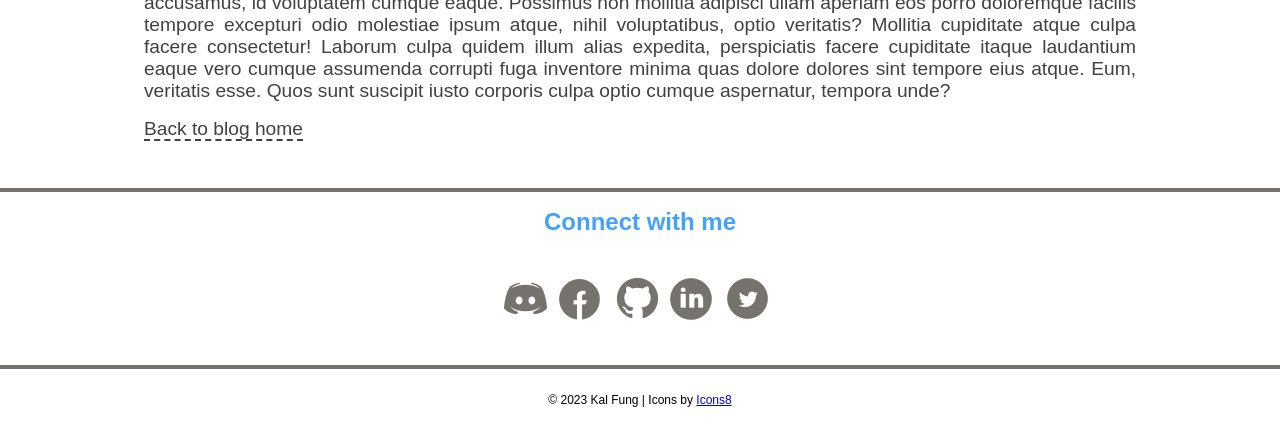
<file: blog5.html>
<!DOCTYPE html>
<html lang="en">
<head>
    <meta charset="UTF-8">
    <meta http-equiv="X-UA-Compatible" content="IE=edge">
    <meta name="viewport" content="width=device-width, initial-scale=1.0">
    <title>Kal Fung | Full Stack Web Development student | Blog</title>
    <link rel="stylesheet" href="./blog-entry-style.css">
</head>
<body>
    <!-- Header -->
    <header>
        <a href="index.html"><img id="logo" src="images/kf-logo.PNG" alt="KF Logo"></a>
             <!-- Main navigation bar -->
        <nav id="topnav">
            <a href="/about.html">About</a>
            <a href="/projects.html">Projects</a>
            <a href="/blog.html">Blog</a>
            <a href="/contact.html">Contact</a>
        </nav>
    </header>
    <!-- Hero component -->
    <section id="hero">
        <span role="img" aria-label="Image of my workstation"></span>
        <section id="hero-text">
            <h1>KAL FUNG</h1>
            <p>Web developer in the making</p>
        </section>           
    </section>
    <!-- Main body content -->
    <main>
        <article>
            <h2>
                Fighting procrastination
            </h2>
            <h3>
                Getting back into the rhythm of full-time study
            </h3>
            <h5>
                April 13, 2023
            </h5>
            <p>
                Lorem ipsum dolor sit amet consectetur, adipisicing elit. Nesciunt asperiores eligendi molestiae maxime nam ratione sit, et corrupti nobis sunt cupiditate, ab ipsa aliquid architecto rerum nihil excepturi voluptatem libero totam, dolorum adipisci nisi perferendis? Optio, voluptates. Id, repellendus quisquam!
            </p>
            <figure>
                <img class="blog-image" src="images/blog-photo-5.jpg" alt="handwritten notes">
            </figure>
            <p>
                Lorem ipsum dolor sit amet consectetur adipisicing elit. Iusto blanditiis et voluptatem consequatur non ducimus pariatur, odio ut voluptatibus, maiores, veniam laudantium sapiente libero placeat sit? Maiores non magnam dolorum temporibus sint nobis autem iure atque eum optio impedit, corrupti et illo hic, praesentium nostrum voluptatibus quasi dignissimos ratione deleniti quisquam. Rem commodi, rerum et consequuntur eligendi numquam modi eum officia nihil cumque odit aspernatur porro velit dolore! Repellendus, praesentium.
            </p>
            <p>
                Lorem ipsum dolor sit amet consectetur adipisicing elit. Laboriosam numquam alias hic minima rem porro distinctio, mollitia nesciunt possimus expedita impedit voluptatibus voluptas repellendus nam provident officia non facere magnam soluta. Itaque nesciunt enim incidunt ab, quaerat vitae illum blanditiis inventore! Consequatur quasi quod, labore fugiat beatae inventore repellat necessitatibus accusamus vel ratione non eos!
            </p>
            <p>
                Lorem ipsum dolor sit amet consectetur adipisicing elit. Nihil omnis nemo sapiente fuga maxime vero, aperiam explicabo in voluptas qui rem quisquam aliquid, atque ratione aliquam eligendi natus, quis non dolore. Quibusdam temporibus voluptates nemo omnis! Labore dolore nisi accusamus consequatur itaque non ipsa ratione? Ex nam maiores fuga ullam?
            </p>
            <p>
                Lorem ipsum dolor sit amet consectetur adipisicing elit. Excepturi, quia.
            </p>
            <p>
                Lorem ipsum, dolor sit amet consectetur adipisicing elit. Quo delectus culpa iure ipsum, eligendi aliquam alias eum, consequatur, minima magnam nesciunt ducimus vel nostrum sapiente laudantium similique provident voluptatem qui consectetur? Repellat blanditiis voluptas iusto ipsum fugit, aliquid natus perferendis vitae aperiam et? Incidunt nemo dignissimos hic laborum velit dolor omnis natus mollitia molestiae quod tempore, pariatur aliquam autem eligendi sed voluptatibus exercitationem laboriosam consequatur quasi soluta optio ducimus placeat.
            </p>
            <p>
                Lorem ipsum dolor sit amet consectetur, adipisicing elit. Voluptatum aliquid possimus ea ipsum animi deleniti optio accusantium quas porro saepe non sapiente exercitationem temporibus culpa consectetur eius, commodi nemo accusamus, id voluptatem cumque eaque. Possimus non mollitia adipisci ullam aperiam eos porro doloremque facilis tempore excepturi odio molestiae ipsum atque, nihil voluptatibus, optio veritatis? Mollitia cupiditate atque culpa facere consectetur! Laborum culpa quidem illum alias expedita, perspiciatis facere cupiditate itaque laudantium eaque vero cumque assumenda corrupti fuga inventore minima quas dolore dolores sint tempore eius atque. Eum, veritatis esse. Quos sunt suscipit iusto corporis culpa optio cumque aspernatur, tempora unde?
            </p>
            <a href="/blog.html">Back to blog home</a>
        </article>
    </main>
    <!-- Social media links -->
    
    <section id="social-links">
        <div>
            <h2>
                Connect with me
            </h2>
            <nav>
                <div id="discord-icon">
                    <a href="https://discordapp.com/users/1089703352092332032"><img src="/images/icon-discord-grey.png" alt="Discord">
                        <img src="/images/icon-discord-blue.png" class="img-top" alt="Discord icon blue">
                    </a>
                </div>
                <div id="facebook-icon">
                    <a href="https://www.facebook.com/kalfung"><img src="/images/icon-facebook-grey.png" alt="Facebook">
                        <img src="/images/icon-facebook-blue.png" class="img-top" alt="Facebook icon blue">
                    </a>
                </div>
                <div id="github-icon">
                    <a href="https://github.com/kalfung"><img src="/images/icon-github-grey.png" alt="GitHub">
                        <img src="/images/icon-github-blue.png" class="img-top" alt="GitHub icon blue">
                    </a>
                </div>
                <div id="linkedin-icon">
                    <a href="https://au.linkedin.com/in/kaloon-fung-a809a3152"><img src="/images/icon-linkedin-grey.png" alt="LinkedIn">
                        <img src="/images/icon-linkedin-blue.png" class="img-top" alt="LinkedIn icon blue">
                    </a>
                </div>
                <div id="twitter-icon">
                    <a href="https://twitter.com/cow_fungus"><img src="/images/icon-twitter-grey.png" alt="Twitter">
                        <img src="/images/icon-twitter-blue.png" class="img-top" alt="Twitter icon blue">
                    </a>
                </div>
            </nav>
        </div>
    </section>

    <!-- Footer -->
    <footer>
        <p>&copy; 2023 Kal Fung | Icons by <a target="_blank" href="https://icons8.com">Icons8</a></p>
    </footer>
</body>
</html>
</file>
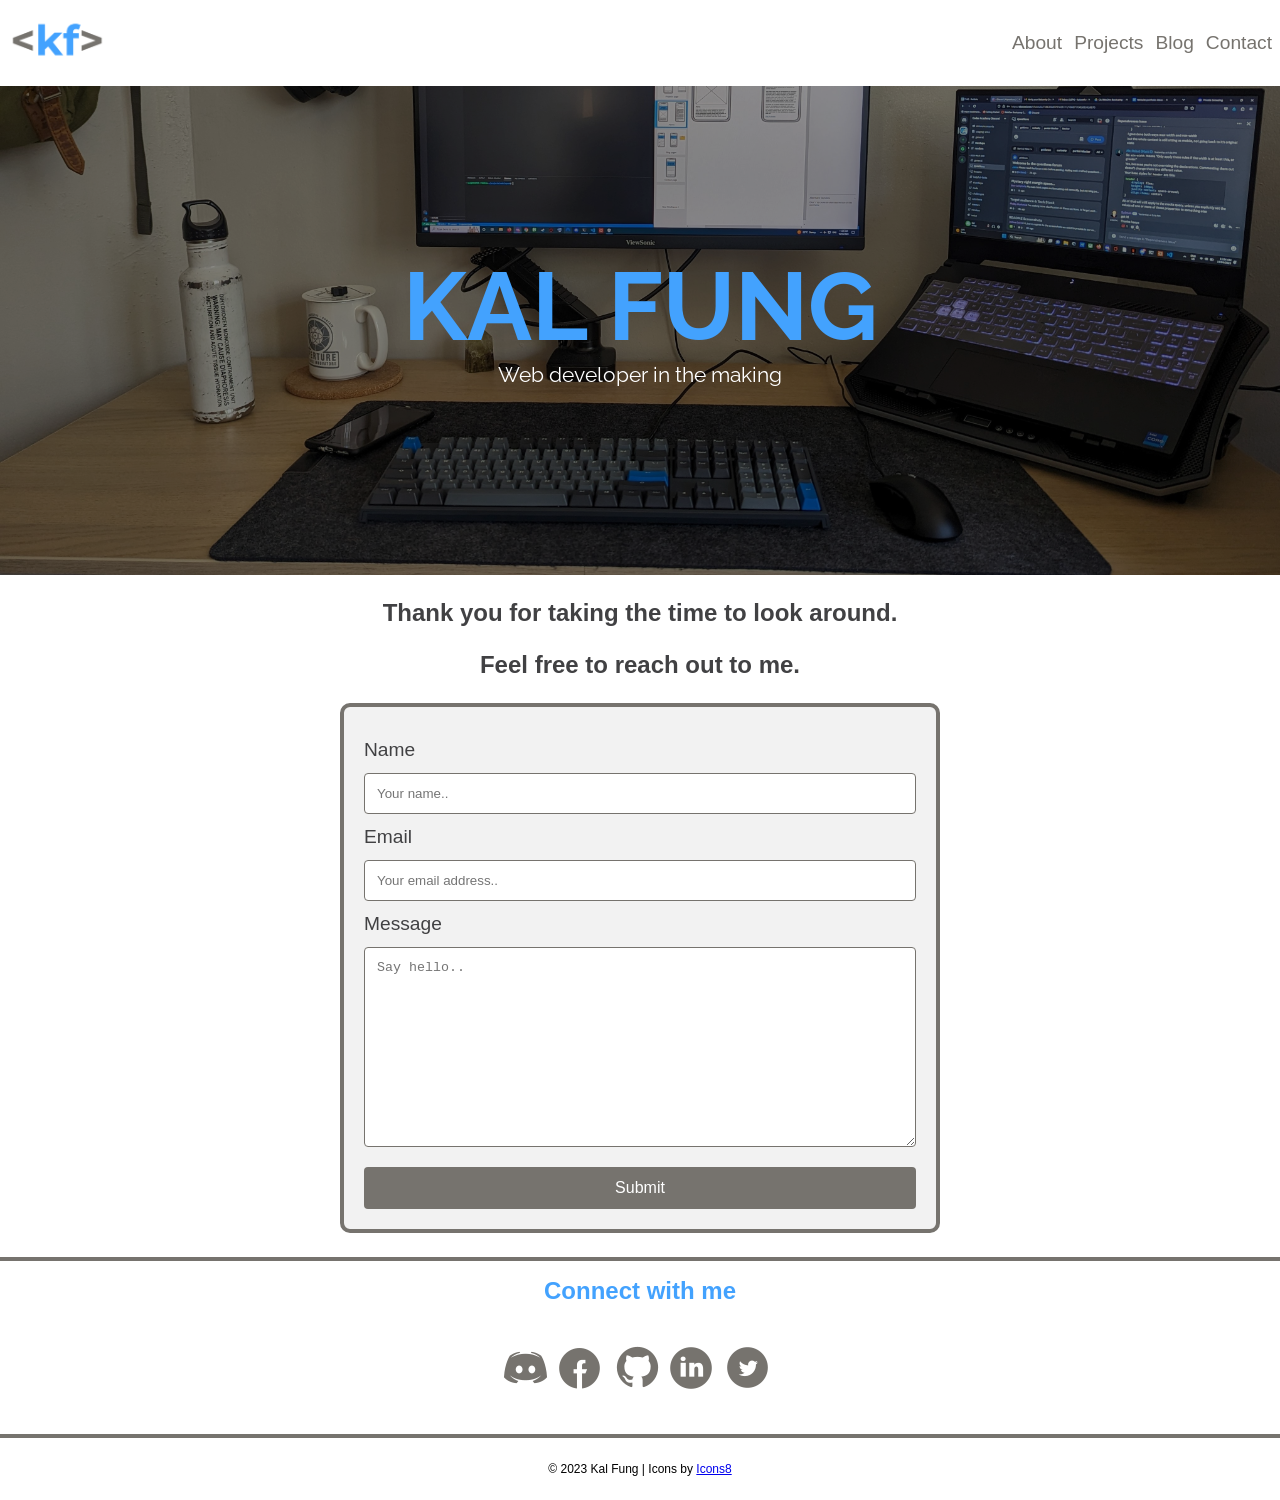
<file: contact.html>
<!DOCTYPE html>
<html lang="en">
<head>
    <meta charset="UTF-8">
    <meta http-equiv="X-UA-Compatible" content="IE=edge">
    <meta name="viewport" content="width=device-width, initial-scale=1.0">
    <title>Kal Fung | Full Stack Web Development student | Contact</title>
    <link rel="stylesheet" href="./contact-style.css">
</head>
<body>
    <!-- Header -->
    <header>
        <a href="index.html"><img id="logo" src="images/kf-logo.PNG" alt="KF Logo"></a>
             <!-- Main navigation bar -->
        <nav id="topnav">
            <a href="/about.html">About</a>
            <a href="/projects.html">Projects</a>
            <a href="/blog.html">Blog</a>
            <a href="/contact.html">Contact</a>
        </nav>
    </header>
    <!-- Hero component -->
    <section id="hero">
        <span role="img" aria-label="Image of my workstation"></span>
        <section id="hero-text">
            <h1>KAL FUNG</h1>
            <p>Web developer in the making</p>
        </section>           
    </section>
    <!-- Main body content -->
    <main>        
        <h2>
            Thank you for taking the time to look around.
        </h2>
        <h2>
            Feel free to reach out to me.
        </h2>
        <form>
            <div class="contact-form">
                <label for="name">Name</label>
                <input type="text" id="name" name="name" placeholder="Your name..">      
                <label for="email">Email</label>
                <input type="text" id="email" name="email" placeholder="Your email address..">      
                <label for="message">Message</label>    
                <textarea id="message" name="message" placeholder="Say hello.."></textarea>    
                <input type="submit" value="Submit">      
            </div>
        </form>       
    </main>
    <!-- Social links -->
    <section id="social-links">
        <div>
            <h2>
                Connect with me
            </h2>
            <nav>
                <div id="discord-icon">
                    <a href="https://discordapp.com/users/1089703352092332032"><img src="/images/icon-discord-grey.png" alt="Discord">
                        <img src="/images/icon-discord-blue.png" class="img-top" alt="Discord icon blue">
                    </a>
                </div>
                <div id="facebook-icon">
                    <a href="https://www.facebook.com/kalfung"><img src="/images/icon-facebook-grey.png" alt="Facebook">
                        <img src="/images/icon-facebook-blue.png" class="img-top" alt="Facebook icon blue">
                    </a>
                </div>
                <div id="github-icon">
                    <a href="https://github.com/kalfung"><img src="/images/icon-github-grey.png" alt="GitHub">
                        <img src="/images/icon-github-blue.png" class="img-top" alt="GitHub icon blue">
                    </a>
                </div>
                <div id="linkedin-icon">
                    <a href="https://au.linkedin.com/in/kaloon-fung-a809a3152"><img src="/images/icon-linkedin-grey.png" alt="LinkedIn">
                        <img src="/images/icon-linkedin-blue.png" class="img-top" alt="LinkedIn icon blue">
                    </a>
                </div>
                <div id="twitter-icon">
                    <a href="https://twitter.com/cow_fungus"><img src="/images/icon-twitter-grey.png" alt="Twitter">
                        <img src="/images/icon-twitter-blue.png" class="img-top" alt="Twitter icon blue">
                    </a>
                </div>
            </nav>
        </div>
    </section>

<!-- Footer -->
<footer>
    <p>&copy; 2023 Kal Fung | Icons by <a target="_blank" href="https://icons8.com">Icons8</a></p>
</footer>
</body>
</html>
</file>
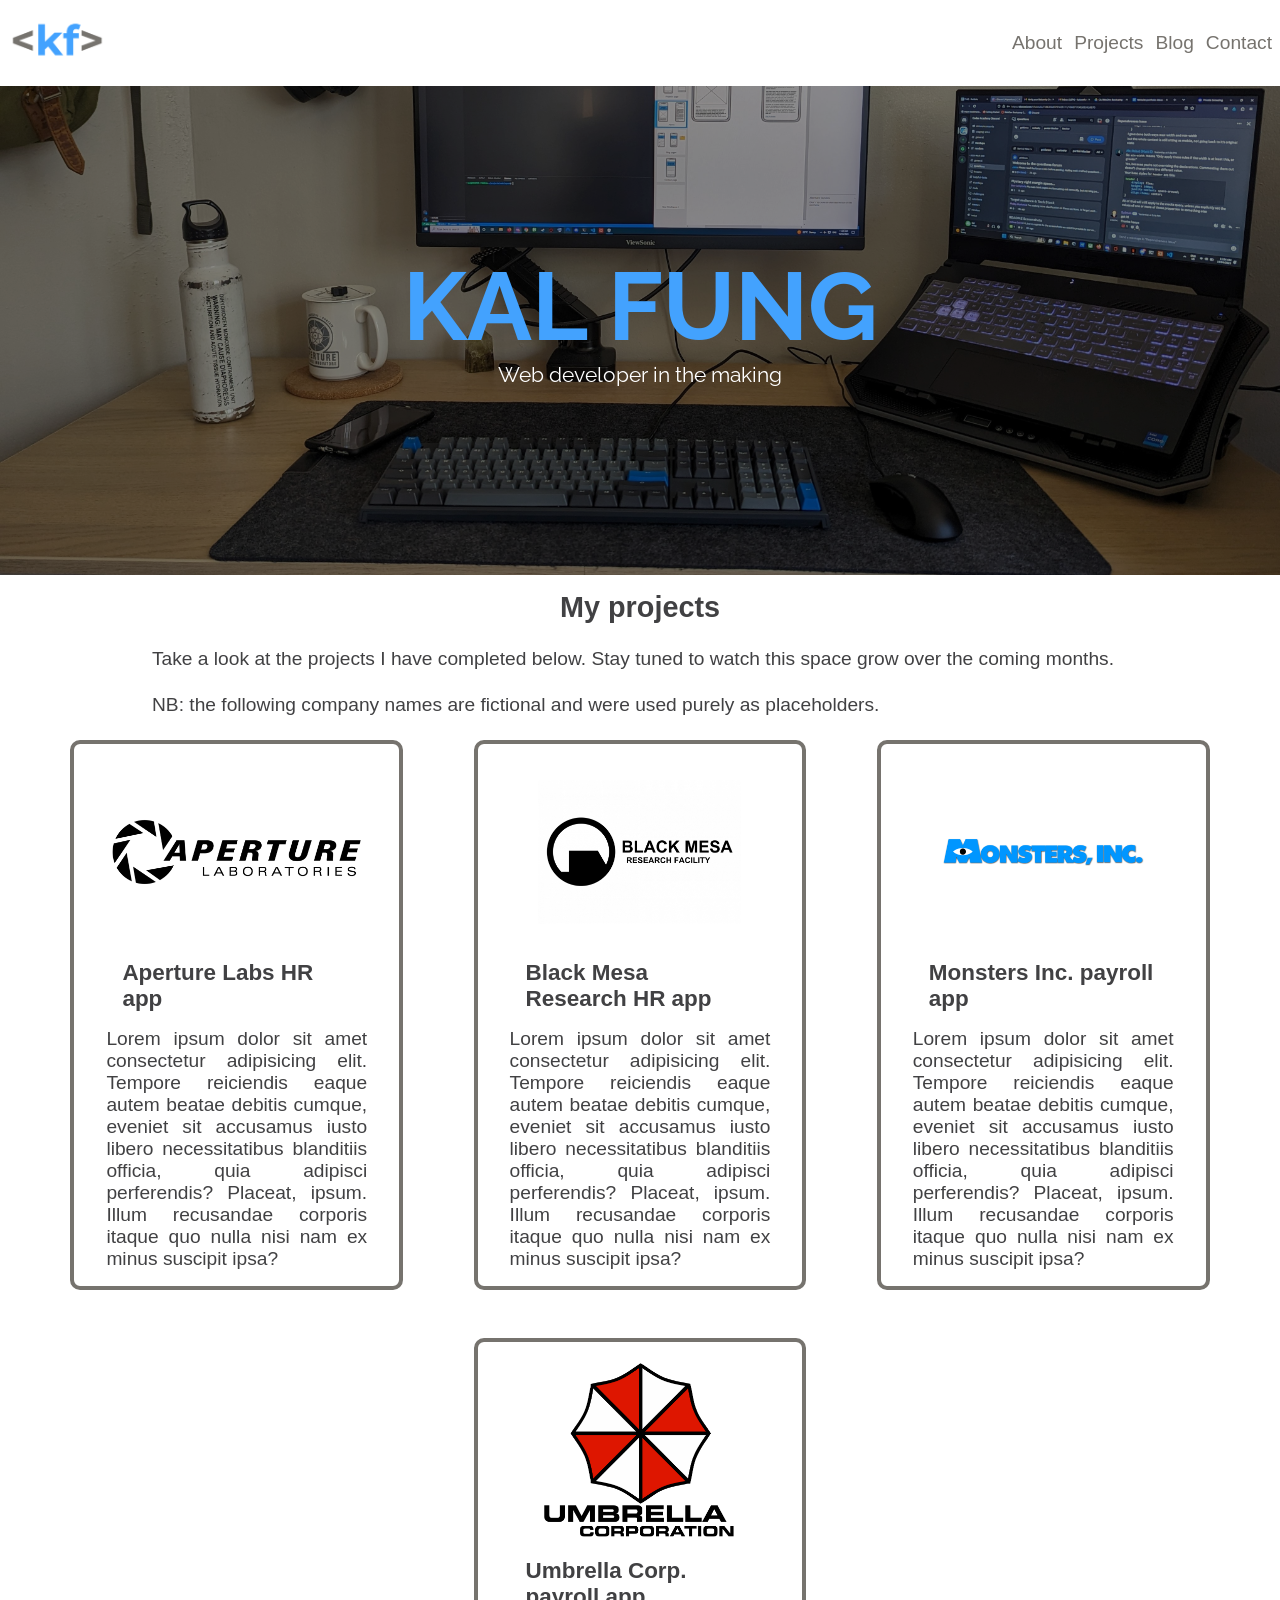
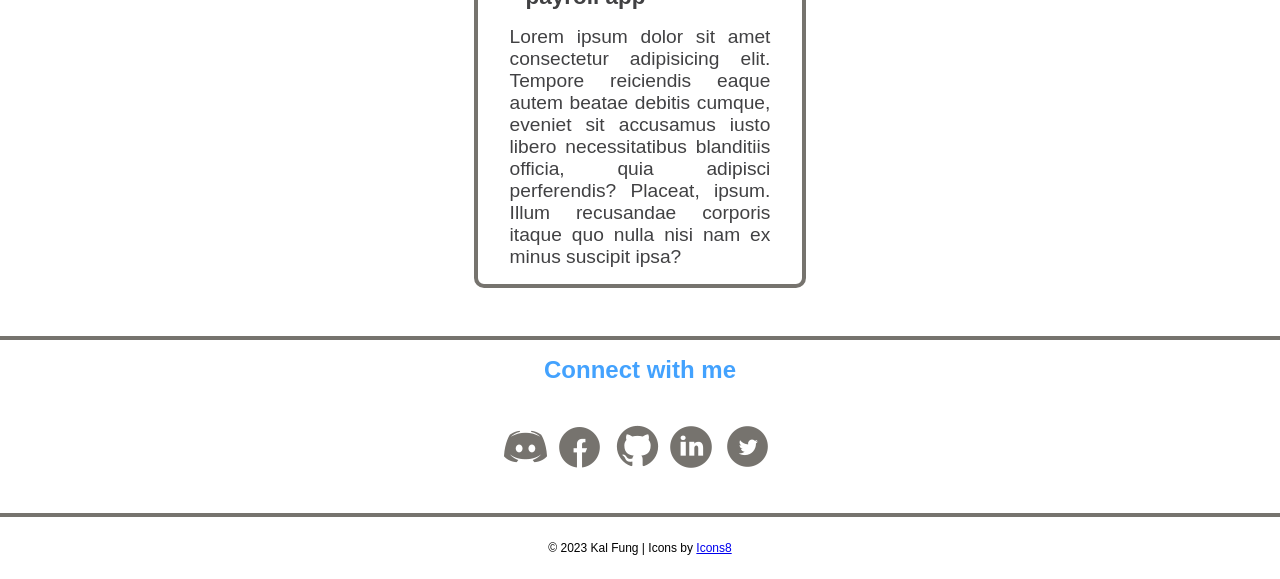
<file: projects.html>
<!DOCTYPE html>
<html lang="en">
<head>
    <meta charset="UTF-8">
    <meta http-equiv="X-UA-Compatible" content="IE=edge">
    <meta name="viewport" content="width=device-width, initial-scale=1.0">
    <title>Kal Fung | Full Stack Web Development student | Projects</title>
    <link rel="stylesheet" href="./projects-style.css">
</head>
<body>
    <!-- Header -->
    <header>
        <a href="index.html"><img id="logo" src="images/kf-logo.PNG" alt="KF Logo"></a>
             <!-- Main navigation bar -->
        <nav id="topnav">
            <a href="/about.html">About</a>
            <a href="/projects.html">Projects</a>
            <a href="/blog.html">Blog</a>
            <a href="/contact.html">Contact</a>
        </nav>
    </header>
    <!-- Hero component -->
    <section id="hero">
        <span role="img" aria-label="Image of my workstation"></span>  
        <section id="hero-text">
            <h1>KAL FUNG</h1>
            <p>Web developer in the making</p>
        </section>         
    </section>
    <!-- Main body content -->
    <main>
        <section>
            <!-- this div is a flex container for the project preview cards -->
            <h2>
                My projects
            </h2>
            <p>
                Take a look at the projects I have completed below. Stay tuned to watch this space grow over the coming months. 
            </p>
            <p>
                NB: the following company names are fictional and were used purely as placeholders.
            </p>
        </section>
        <article class="previewcard">
            <img src="images/aperturelabs.png" alt="Aperture Laboratories logo">        
            <h3>
                Aperture Labs HR app
            </h3>
            <p>Lorem ipsum dolor sit amet consectetur adipisicing elit. Tempore reiciendis eaque autem beatae debitis cumque, eveniet sit accusamus iusto libero necessitatibus blanditiis officia, quia adipisci perferendis? Placeat, ipsum. Illum recusandae corporis itaque quo nulla nisi nam ex minus suscipit ipsa?</p>
        </article>
        <article class="previewcard">
            <img src="images/blackmesa.png" alt="Black Mesa logo">        
            <h3>
                Black Mesa Research HR app
            </h3>
            <p>Lorem ipsum dolor sit amet consectetur adipisicing elit. Tempore reiciendis eaque autem beatae debitis cumque, eveniet sit accusamus iusto libero necessitatibus blanditiis officia, quia adipisci perferendis? Placeat, ipsum. Illum recusandae corporis itaque quo nulla nisi nam ex minus suscipit ipsa?</p>
        </article>
        <article class="previewcard">
            <img src="images/monstersinc.png" alt="Monsters Incorporated logo">        
            <h3>
                Monsters Inc. payroll app
            </h3>
            <p>Lorem ipsum dolor sit amet consectetur adipisicing elit. Tempore reiciendis eaque autem beatae debitis cumque, eveniet sit accusamus iusto libero necessitatibus blanditiis officia, quia adipisci perferendis? Placeat, ipsum. Illum recusandae corporis itaque quo nulla nisi nam ex minus suscipit ipsa?</p>
        </article>
        <article class="previewcard">
            <img src="images/umbrella.png" alt="Umbrella Corporation logo">        
            <h3>
                Umbrella Corp. payroll app 
            </h3>
            <p>Lorem ipsum dolor sit amet consectetur adipisicing elit. Tempore reiciendis eaque autem beatae debitis cumque, eveniet sit accusamus iusto libero necessitatibus blanditiis officia, quia adipisci perferendis? Placeat, ipsum. Illum recusandae corporis itaque quo nulla nisi nam ex minus suscipit ipsa?</p>
        </article>
    </main>
    <!-- Social media links -->
    
    <section id="social-links">
            <div>
                <h2>
                    Connect with me
                </h2>
                <nav>
                    <div id="discord-icon">
                        <a href="https://discordapp.com/users/1089703352092332032"><img src="/images/icon-discord-grey.png" alt="Discord">
                            <img src="/images/icon-discord-blue.png" class="img-top" alt="Discord icon blue">
                        </a>
                    </div>
                    <div id="facebook-icon">
                        <a href="https://www.facebook.com/kalfung"><img src="/images/icon-facebook-grey.png" alt="Facebook">
                            <img src="/images/icon-facebook-blue.png" class="img-top" alt="Facebook icon blue">
                        </a>
                    </div>
                    <div id="github-icon">
                        <a href="https://github.com/kalfung"><img src="/images/icon-github-grey.png" alt="GitHub">
                            <img src="/images/icon-github-blue.png" class="img-top" alt="GitHub icon blue">
                        </a>
                    </div>
                    <div id="linkedin-icon">
                        <a href="https://au.linkedin.com/in/kaloon-fung-a809a3152"><img src="/images/icon-linkedin-grey.png" alt="LinkedIn">
                            <img src="/images/icon-linkedin-blue.png" class="img-top" alt="LinkedIn icon blue">
                        </a>
                    </div>
                    <div id="twitter-icon">
                        <a href="https://twitter.com/cow_fungus"><img src="/images/icon-twitter-grey.png" alt="Twitter">
                            <img src="/images/icon-twitter-blue.png" class="img-top" alt="Twitter icon blue">
                        </a>
                    </div>
                </nav>
            </div>
        </section>

    <!-- Footer -->
    <footer>
        <p>&copy; 2023 Kal Fung | Icons by <a target="_blank" href="https://icons8.com">Icons8</a></p>
    </footer>
</body>
</html>
</file>
<file: style.css>
@import url('https://fonts.googleapis.com/css2?family=Raleway:wght@900&display=swap');

* {
    box-sizing: border-box;
    margin: 0;
    padding: 0;
}

/* Header/navbar styling */

header {
    display: flex;
    justify-content: space-between;
    background-color: white;
    align-items: center;
    overflow: hidden;
    position: fixed;
    z-index: 1;
    top: 0;
    width: 100%;
}

#logo {
    width: 20vw;
    max-width: 100px;
    background-color: black;
    margin-left: 0.5rem;
}

#topnav a {
    font-family: Verdana, Geneva, Tahoma, sans-serif;
    text-decoration: none;
    color: #76736e;
    margin-right: 0.5rem;
    font-weight: normal;
    transition: 0.3s;
}

#topnav a:hover {
    color: #43a2fe;
    border-bottom: 2px dashed #43a2fe;
}

/* Hero component */

#hero {
    display: flex;
    flex-direction: column;
    align-items: center;
    background-blend-mode: multiply;
    background: #00000070 url(/images/hero-image.jpg) 51% 100% no-repeat;
    background-size: cover;
    height: 50vw;
    margin-top: 75px;
    max-height: 500px;
}

#hero-text {
    font-family: 'Raleway', Verdana, Geneva, Tahoma, sans-serif;
    text-align: center;
    position: relative;
    top: 35%;
    color: white;
}

#hero-text h1 {
    font-size: 3rem;
    font-family: 'Raleway', Verdana, Geneva, Tahoma, sans-serif;
    color: #43a2fe;
}

/* Home page main */

main article {
    display: flex;
    flex-direction: column;
    align-items: center;
    padding: 1rem 3rem;
    color: #414143;
    font-family: Verdana, Geneva, Tahoma, sans-serif;
    text-align: center;
}

#profile-picture img {
    border-radius: 50%;
    width: 66vw;
    border: 4px solid #43a2fe;
    margin: 1rem
}

main article h2 {
    font-family: Verdana, Geneva, Tahoma, sans-serif;
    font-size: 2rem;
    color: #414143;
    margin-bottom: 1rem;
}

main article p {
    margin-bottom: 1rem;
}

/* Social media links */

#social-links {
    border-top: 4px solid #76736e;
    border-bottom: 4px solid #76736e;
    display:flex;
    flex-direction: column;
    align-items: center;
    padding: 1rem;
    background-color: white
}

#social-links h2 {
    font-family: Verdana, Geneva, Tahoma, sans-serif;
    text-align: center;
    color: #43a2fe;
    margin-bottom: 1rem;
}

#social-links nav {
    width: 100%;
    display: flex;
    flex-direction: row;
    justify-content: space-around;
    align-items: center;
    padding: 1rem;
}

/* Discord hover colour change */

#discord-icon {
    position: relative;
    display: inline-block;
}

#discord-icon .img-top {
    display: none;
    position: absolute;
    top: 0;
    left: 0;
    z-index: 99;
}

#discord-icon:hover .img-top {
    display: inline;
}

/* Facebook hover colour change */

#facebook-icon {
    position: relative;
    display: inline-block;
}

#facebook-icon .img-top {
    display: none;
    position: absolute;
    top: 0;
    left: 0;
    z-index: 99;
}

#facebook-icon:hover .img-top {
    display: inline;
}

/* GitHub hover colour change */

#github-icon {
    position: relative;
    display: inline-block;
}

#github-icon .img-top {
    display: none;
    position: absolute;
    top: 0;
    left: 0;
    z-index: 99;
}

#github-icon:hover .img-top {
    display: inline;
}

/* LinkedIn hover colour change */

#linkedin-icon {
    position: relative;
    display: inline-block;
}

#linkedin-icon .img-top {
    display: none;
    position: absolute;
    top: 0;
    left: 0;
    z-index: 99;
}

#linkedin-icon:hover .img-top {
    display: inline;
}

/* Twitter hover colour change */

#twitter-icon {
    position: relative;
    display: inline-block;
}
#twitter-icon .img-top {
    display: none;
    position: absolute;
    top: 0;
    left: 0;
    z-index: 99;
}
#twitter-icon:hover .img-top {
    display: inline;
}

/* Footer component */

footer {
    text-align: center;
    padding: 1.5rem;
    font-family: Verdana, Geneva, Tahoma, sans-serif;
    font-size: 0.75rem;
}

/* ***TABLET STYLES*** */

@media only screen and (min-width: 750px) {
    
    #topnav a {
        font-size: 1.2rem;
    }

    #hero-text h1 {
        font-size: 5rem;
    }

    #hero-text {
        font-size: 1.2rem;
    }
    
    main article { 
    flex-direction: row;
    justify-content: space-evenly;
    font-size: 1.2rem;
   }

   #profile-picture img {
    max-width: 40vw;
   }
}

/* ***DESKTOP STYLES*** */

@media only screen and (min-width: 1200px) {
    
    #hero-text h1 {
        font-size: 6rem;
    }

    #hero-text {
        font-size: 1.3rem;
    }
    
    #profile-picture img {
        max-width: 500px;
    }

    main article {
        margin: 2rem 4rem;
    }

}
</file>
<file: about-style.css>
@import url('https://fonts.googleapis.com/css2?family=Raleway:wght@900&display=swap');

* {
    box-sizing: border-box;
    margin: 0;
    padding: 0;
}

/* Header/navbar styling */

header {
    display: flex;
    justify-content: space-between;
    background-color: white;
    align-items: center;
    overflow: hidden;
    position: fixed;
    z-index: 1;
    top: 0;
    width: 100%;
}

#logo {
    width: 20vw;
    max-width: 100px;
    background-color: black;
    margin-left: 0.5rem;
}

#topnav a {
    font-family: Verdana, Geneva, Tahoma, sans-serif;
    text-decoration: none;
    color: #76736e;
    margin-right: 0.5rem;
    font-weight: normal;
    transition: 0.3s;
}

#topnav a:hover {
    color: #43a2fe;
    border-bottom: 2px dashed #43a2fe;
}

/* Hero component */

#hero {
    display: flex;
    flex-direction: column;
    align-items: center;
    background-blend-mode: multiply;
    background: #00000070 url(/images/hero-image.jpg) 51% 100% no-repeat;
    background-size: cover;
    height: 50vw;
    margin-top: 75px;
    max-height: 500px;
}

#hero-text {
    font-family: 'Raleway', Verdana, Geneva, Tahoma, sans-serif;
    text-align: center;
    position: relative;
    top: 35%;
    color: white;
}

#hero-text h1 {
    font-size: 3rem;
    font-family: 'Raleway', Verdana, Geneva, Tahoma, sans-serif;
    color: #43a2fe;
}


/* About page main */

main article {
    display: flex;
    flex-direction:column;
    align-items: center;
    text-align: justify;
    color: #414143;
    font-family: Verdana, Geneva, Tahoma, sans-serif;
}

main h2 {
    text-align: center;
    margin: 1rem 0 1.5rem 0;
}

#about-pic img {
    width: 85vw;
    margin-bottom: 1rem;
}

main article section p {
    width: 85vw;
    margin: 1.5rem;
}

#resume {
    text-decoration: none;
    color: #414143;
    border-bottom: #414143 2px dashed;
    transition: 0.5s;
}

#resume:hover  {
    color: #43a2fe;
    border-bottom: 2px solid #43a2fe;
}

/* More information section */

#more-info {
    margin-bottom: 1.5rem;
}

#more-info h3 {
    margin: 2rem;
    text-align: center;
}

#email-container {
    display: flex;
    position: relative;
    align-items: center;
}

#email-container .img-top {
    display: none;
    position: absolute;
    top: 0;
    left: 0;
    z-index: 99;
}

#email-container:hover .img-top {
    display: flex;
}

#email-link {
    text-decoration: none;
    color: #414143;
    border-bottom: #414143 2px dashed;
    transition: 0.5s;
}

#email-link:hover  {
    color: #43a2fe;
    border-bottom: 2px solid #43a2fe;
}

#resume-container {
    display: flex;
    position: relative;
    align-items: center;
}

#resume-container .img-top {
    display: none;
    position: absolute;
    top: 0;
    left: 0;
    z-index: 99;
}

#resume-container:hover .img-top {
    display: flex;
}

#resume-link {
    text-decoration: none;
    color: #414143;
    border-bottom: #414143 2px dashed;
    transition: 0.5s;
}

#resume-link:hover  {
    color: #43a2fe;
    border-bottom: 2px solid #43a2fe;
}

/* Social media links */

#social-links {
    border-top: 4px solid #76736e;
    border-bottom: 4px solid #76736e;
    display:flex;
    flex-direction: column;
    align-items: center;
    padding: 1rem;
    background-color: white
}

#social-links h2 {
    font-family: Verdana, Geneva, Tahoma, sans-serif;
    text-align: center;
    color: #43a2fe;
    margin-bottom: 1rem;
}

#social-links nav {
    width: 100%;
    display: flex;
    flex-direction: row;
    justify-content: space-around;
    align-items: center;
    padding: 1rem;
}

/* Discord hover colour change */

#discord-icon {
    position: relative;
    display: inline-block;
}

#discord-icon .img-top {
    display: none;
    position: absolute;
    top: 0;
    left: 0;
    z-index: 99;
}

#discord-icon:hover .img-top {
    display: inline;
}

/* Facebook hover colour change */

#facebook-icon {
    position: relative;
    display: inline-block;
}

#facebook-icon .img-top {
    display: none;
    position: absolute;
    top: 0;
    left: 0;
    z-index: 99;
}

#facebook-icon:hover .img-top {
    display: inline;
}

/* GitHub hover colour change */

#github-icon {
    position: relative;
    display: inline-block;
}

#github-icon .img-top {
    display: none;
    position: absolute;
    top: 0;
    left: 0;
    z-index: 99;
}

#github-icon:hover .img-top {
    display: inline;
}

/* LinkedIn hover colour change */

#linkedin-icon {
    position: relative;
    display: inline-block;
}

#linkedin-icon .img-top {
    display: none;
    position: absolute;
    top: 0;
    left: 0;
    z-index: 99;
}

#linkedin-icon:hover .img-top {
    display: inline;
}

/* Twitter hover colour change */

#twitter-icon {
    position: relative;
    display: inline-block;
}
#twitter-icon .img-top {
    display: none;
    position: absolute;
    top: 0;
    left: 0;
    z-index: 99;
}
#twitter-icon:hover .img-top {
    display: inline;
}

/* Footer component */

footer {
    text-align: center;
    padding: 1.5rem;
    font-family: Verdana, Geneva, Tahoma, sans-serif;
    font-size: 0.75rem;
}

/* ***TABLET STYLES*** */

@media only screen and (min-width: 750px) {

    #topnav a {
        font-size: 1.2rem;
    }

    #hero-text h1 {
        font-size: 5rem;
    }

    #hero-text {
        font-size: 1.2rem;
    }

    #about-pic img {
        width: 70vw;
        margin-bottom: 1rem;
    }
    
    main article section p {
        width: 70vw;
        font-size: 1.2rem;
    }

    #more-info {
        font-size: 1.2rem;
    }
}

/* ***DESKTOP STYLES*** */

@media only screen and (min-width: 1200px) {

    #hero-text h1 {
        font-size: 6rem;
    }

    #hero-text {
        font-size: 1.3rem;
    }
    
    #about-pic img {
        width: 60vw;
    }
    
    main article section p {
        width: 60vw;
        text-align: left;
    }


}
</file>
<file: blog-style.css>
@import url('https://fonts.googleapis.com/css2?family=Raleway:wght@900&display=swap');

* {
    box-sizing: border-box;
    margin: 0;
    padding: 0;
}

/* Header/navbar styling */

header {
    display: flex;
    justify-content: space-between;
    background-color: white;
    align-items: center;
    overflow: hidden;
    position: fixed;
    z-index: 1;
    top: 0;
    width: 100%;
}

#logo {
    width: 20vw;
    max-width: 100px;
    background-color: black;
    margin-left: 0.5rem;
}

#topnav a {
    font-family: Verdana, Geneva, Tahoma, sans-serif;
    text-decoration: none;
    color: #76736e;
    margin-right: 0.5rem;
    font-weight: normal;
    transition: 0.3s;
}

#topnav a:hover {
    color: #43a2fe;
    border-bottom: 2px dashed #43a2fe;
}

/* Hero component */

#hero {
    display: flex;
    flex-direction: column;
    align-items: center;
    background-blend-mode: multiply;
    background: #00000070 url(/images/hero-image.jpg) 51% 100% no-repeat;
    background-size: cover;
    height: 50vw;
    margin-top: 75px;
    max-height: 500px;
}

#hero-text {
    font-family: 'Raleway', Verdana, Geneva, Tahoma, sans-serif;
    text-align: center;
    position: relative;
    top: 35%;
    color: white;
}

#hero-text h1 {
    font-size: 3rem;
    font-family: 'Raleway', Verdana, Geneva, Tahoma, sans-serif;
    color: #43a2fe;
}


/* Blog page main */

main {
    display: flex;
    flex-direction: column;
    justify-content: center;
    align-items: center;
    font-family: Verdana, Geneva, Tahoma, sans-serif;
    color: #414143;
}

main h2 {
    margin: 1rem;
    text-align: center;
}

main section p {
    margin: 1.5rem;
}

.blog-preview {
    display: flex;
    flex-direction: column;
    border: 4px solid #76736e;
    border-radius: 10px;
    margin: 0 1.5rem 1.5rem;
    transition: 0.5s;
}

.blog-preview img {
    width: 100%;
}

.blog-preview h3, h4, h5 {
    margin: 1rem;
    color: #414143;
    text-decoration: none;
}

.blog-link {
    text-decoration: none;
}

.blog-preview p {
    text-align: justify;
} 

.blog-preview:hover {
    border-color: #43a2fe;
    box-shadow: 4px 4px 4px rgba(65, 65, 67, 0.5);
}

/* Social media links */

#social-links {
    border-top: 4px solid #76736e;
    border-bottom: 4px solid #76736e;
    display:flex;
    flex-direction: column;
    align-items: center;
    padding: 1rem;
    background-color: white
}

#social-links h2 {
    font-family: Verdana, Geneva, Tahoma, sans-serif;
    text-align: center;
    color: #43a2fe;
    margin-bottom: 1rem;
}

#social-links nav {
    width: 100%;
    display: flex;
    flex-direction: row;
    justify-content: space-around;
    align-items: center;
    padding: 1rem;
}

/* Discord hover colour change */

#discord-icon {
    position: relative;
    display: inline-block;
}

#discord-icon .img-top {
    display: none;
    position: absolute;
    top: 0;
    left: 0;
    z-index: 99;
}

#discord-icon:hover .img-top {
    display: inline;
}

/* Facebook hover colour change */

#facebook-icon {
    position: relative;
    display: inline-block;
}

#facebook-icon .img-top {
    display: none;
    position: absolute;
    top: 0;
    left: 0;
    z-index: 99;
}

#facebook-icon:hover .img-top {
    display: inline;
}

/* GitHub hover colour change */

#github-icon {
    position: relative;
    display: inline-block;
}

#github-icon .img-top {
    display: none;
    position: absolute;
    top: 0;
    left: 0;
    z-index: 99;
}

#github-icon:hover .img-top {
    display: inline;
}

/* LinkedIn hover colour change */

#linkedin-icon {
    position: relative;
    display: inline-block;
}

#linkedin-icon .img-top {
    display: none;
    position: absolute;
    top: 0;
    left: 0;
    z-index: 99;
}

#linkedin-icon:hover .img-top {
    display: inline;
}

/* Twitter hover colour change */

#twitter-icon {
    position: relative;
    display: inline-block;
}
#twitter-icon .img-top {
    display: none;
    position: absolute;
    top: 0;
    left: 0;
    z-index: 99;
}
#twitter-icon:hover .img-top {
    display: inline;
}

/* Footer component */

footer {
    text-align: center;
    padding: 1.5rem;
    font-family: Verdana, Geneva, Tahoma, sans-serif;
    font-size: 0.75rem;
}

/* *** TABLET STYLES*** */

@media only screen and (min-width: 750px) {

    #topnav a {
        font-size: 1.2rem;
    }

    #hero-text h1 {
        font-size: 5rem;
    }

    #hero-text {
        font-size: 1.2rem;
    }

    main {
        flex-flow: wrap;
        justify-content: space-evenly;
        font-size: 1.2rem;
    }

    main section {
        width: 70%;
    }

    .blog-preview {
        width: 43%;
        margin: 0 0 2rem;
    }
}

/* *** DESKTOP STYLES*** */

@media only screen and (min-width: 1200px) {

    #hero-text h1 {
        font-size: 6rem;
    }

    #hero-text {
        font-size: 1.3rem;
    }
  
    main section {
        width: 80%;
    }
    .blog-preview {
        width: 26%;
        margin: 0 0 3rem 0;
    }
}
</file>
<file: blog-entry-style.css>
@import url('https://fonts.googleapis.com/css2?family=Raleway:wght@900&display=swap');

* {
    box-sizing: border-box;
    margin: 0;
    padding: 0;
}

/* Header/navbar styling */

header {
    display: flex;
    justify-content: space-between;
    background-color: white;
    align-items: center;
    overflow: hidden;
    position: fixed;
    z-index: 1;
    top: 0;
    width: 100%;
}

#logo {
    width: 20vw;
    max-width: 100px;
    background-color: black;
    margin-left: 0.5rem;
}

#topnav a {
    font-family: Verdana, Geneva, Tahoma, sans-serif;
    text-decoration: none;
    color: #76736e;
    margin-right: 0.5rem;
    font-weight: normal;
    transition: 0.3s;
}

#topnav a:hover {
    color: #43a2fe;
    border-bottom: 2px dashed #43a2fe;
}

/* Hero component */

#hero {
    display: flex;
    flex-direction: column;
    align-items: center;
    background-blend-mode: multiply;
    background: #00000070 url(/images/hero-image.jpg) 51% 100% no-repeat;
    background-size: cover;
    height: 50vw;
    margin-top: 75px;
    max-height: 500px;
}

#hero-text {
    font-family: 'Raleway', Verdana, Geneva, Tahoma, sans-serif;
    text-align: center;
    position: relative;
    top: 35%;
    color: white;
}

#hero-text h1 {
    font-size: 3rem;
    font-family: 'Raleway', Verdana, Geneva, Tahoma, sans-serif;
    color: #43a2fe;
}


/* Blog entry */

main article {
    flex-wrap: wrap;
    font-family: Verdana, Geneva, Tahoma, sans-serif;
    color: #414143;
    margin: 1.5rem;
}

main article h2, h3, h5, p {
    margin-bottom: 1rem;
}

main article p {
    text-align: justify;
}

main article a {
    text-decoration: none;
    color: #414143;
    border-bottom: 2px dashed;
    transition: 0.5s;
}

main article a:hover {
    color: #43a2fe;
    border-bottom: 2px solid;
}

.blog-image {
    width: 87vw;
    margin-bottom: 1rem;
}

/* Social media links */

#social-links {
    border-top: 4px solid #76736e;
    border-bottom: 4px solid #76736e;
    display:flex;
    flex-direction: column;
    align-items: center;
    padding: 1rem;
    background-color: white
}

#social-links h2 {
    font-family: Verdana, Geneva, Tahoma, sans-serif;
    text-align: center;
    color: #43a2fe;
    margin-bottom: 1rem;
}

#social-links nav {
    width: 100%;
    display: flex;
    flex-direction: row;
    justify-content: space-around;
    align-items: center;
    padding: 1rem;
}

/* Discord hover colour change */

#discord-icon {
    position: relative;
    display: inline-block;
}

#discord-icon .img-top {
    display: none;
    position: absolute;
    top: 0;
    left: 0;
    z-index: 99;
}

#discord-icon:hover .img-top {
    display: inline;
}

/* Facebook hover colour change */

#facebook-icon {
    position: relative;
    display: inline-block;
}

#facebook-icon .img-top {
    display: none;
    position: absolute;
    top: 0;
    left: 0;
    z-index: 99;
}

#facebook-icon:hover .img-top {
    display: inline;
}

/* GitHub hover colour change */

#github-icon {
    position: relative;
    display: inline-block;
}

#github-icon .img-top {
    display: none;
    position: absolute;
    top: 0;
    left: 0;
    z-index: 99;
}

#github-icon:hover .img-top {
    display: inline;
}

/* LinkedIn hover colour change */

#linkedin-icon {
    position: relative;
    display: inline-block;
}

#linkedin-icon .img-top {
    display: none;
    position: absolute;
    top: 0;
    left: 0;
    z-index: 99;
}

#linkedin-icon:hover .img-top {
    display: inline;
}

/* Twitter hover colour change */

#twitter-icon {
    position: relative;
    display: inline-block;
}
#twitter-icon .img-top {
    display: none;
    position: absolute;
    top: 0;
    left: 0;
    z-index: 99;
}
#twitter-icon:hover .img-top {
    display: inline;
}

/* Footer component */

footer {
    text-align: center;
    padding: 1.5rem;
    font-family: Verdana, Geneva, Tahoma, sans-serif;
    font-size: 0.75rem;
}

/* ***TABLET STYLES*** */

@media only screen and (min-width: 750px) {

    #topnav a {
        font-size: 1.2rem;
    }
    
    #hero-text h1 {
        font-size: 5rem;
    }

    #hero-text {
        font-size: 1.2rem;
    }

    main article {
        margin: 3rem;
        font-size: 1.2rem;
    }

    .blog-image {
        width: 40vw;
        float: left;
        margin: 0 2rem 1.5rem 0;
    }

}

@media only screen and (min-width: 1200px) {

    #hero-text h1 {
        font-size: 6rem;
    }

    #hero-text {
        font-size: 1.3rem;
    }
  
    main article {
        margin: 3rem 9rem;
    }

    .blog-image {
        max-width: 500px;
    }
}
</file>
<file: contact-style.css>
@import url('https://fonts.googleapis.com/css2?family=Raleway:wght@900&display=swap');

* {
    box-sizing: border-box;
    margin: 0;
    padding: 0;
}

/* Header/navbar styling */

header {
    display: flex;
    justify-content: space-between;
    background-color: white;
    align-items: center;
    overflow: hidden;
    position: fixed;
    z-index: 1;
    top: 0;
    width: 100%;
}

#logo {
    width: 20vw;
    max-width: 100px;
    background-color: black;
    margin-left: 0.5rem;
}

#topnav a {
    font-family: Verdana, Geneva, Tahoma, sans-serif;
    text-decoration: none;
    color: #76736e;
    margin-right: 0.5rem;
    font-weight: normal;
    transition: 0.3s;
}

#topnav a:hover {
    color: #43a2fe;
    border-bottom: 2px dashed #43a2fe;
}

/* Hero component */

#hero {
    display: flex;
    flex-direction: column;
    align-items: center;
    background-blend-mode: multiply;
    background: #00000070 url(/images/hero-image.jpg) 51% 100% no-repeat;
    background-size: cover;
    height: 50vw;
    margin-top: 75px;
    max-height: 500px;
}

#hero-text {
    font-family: 'Raleway', Verdana, Geneva, Tahoma, sans-serif;
    text-align: center;
    position: relative;
    top: 35%;
    color: white;
}

#hero-text h1 {
    font-size: 3rem;
    font-family: 'Raleway', Verdana, Geneva, Tahoma, sans-serif;
    color: #43a2fe;
}


/* Contact page main */

body main h2 {
    text-align: center;
    font-family: Verdana, Geneva, Tahoma, sans-serif;
    color: #414143;
    margin: 1.5rem;
}

form {
	display: flex;
    justify-content: center;
}

input[type=text], textarea {
    width: 100%;
    padding: 12px;
    border: 1px solid #76736e;
    border-radius: 4px;
}

textarea {
    height: 200px;
    resize: vertical;
}

label {
    padding: 12px 12px 12px 0;
    display: block;
    font-family: Verdana, Geneva, Tahoma, sans-serif;
    color: #414143;
}

input[type=submit] {
    background-color: #76736e;
    color: white;
    padding: 12px 20px;
    border: none;
    border-radius: 4px;
    cursor: pointer;
    float: right;
    font-size: 1rem;
    width: 100%;
    margin-top: 1rem;
    transition: 0.5s;
}

input[type=submit]:hover {
    background-color: #43a2fe;
}

.contact-form {
    width: 100%;
    max-width: 600px;
    margin: 0 1.5rem 1.5rem;
    border-radius: 10px;
    border: 4px solid #76736e;
    background-color: #f2f2f2;
    padding: 20px;
    transition: 0.5s;
}

.contact-form:hover {
    border: 4px solid #43a2fe;
}  

/* Social media links */

#social-links {
    border-top: 4px solid #76736e;
    border-bottom: 4px solid #76736e;
    display:flex;
    flex-direction: column;
    align-items: center;
    padding: 1rem;
    background-color: white
}

#social-links h2 {
    font-family: Verdana, Geneva, Tahoma, sans-serif;
    text-align: center;
    color: #43a2fe;
    margin-bottom: 1rem;
}

#social-links nav {
    width: 100%;
    display: flex;
    flex-direction: row;
    justify-content: space-around;
    align-items: center;
    padding: 1rem;
}

/* Discord hover colour change */

#discord-icon {
    position: relative;
    display: inline-block;
}

#discord-icon .img-top {
    display: none;
    position: absolute;
    top: 0;
    left: 0;
    z-index: 99;
}

#discord-icon:hover .img-top {
    display: inline;
}

/* Facebook hover colour change */

#facebook-icon {
    position: relative;
    display: inline-block;
}

#facebook-icon .img-top {
    display: none;
    position: absolute;
    top: 0;
    left: 0;
    z-index: 99;
}

#facebook-icon:hover .img-top {
    display: inline;
}

/* GitHub hover colour change */

#github-icon {
    position: relative;
    display: inline-block;
}

#github-icon .img-top {
    display: none;
    position: absolute;
    top: 0;
    left: 0;
    z-index: 99;
}

#github-icon:hover .img-top {
    display: inline;
}

/* LinkedIn hover colour change */

#linkedin-icon {
    position: relative;
    display: inline-block;
}

#linkedin-icon .img-top {
    display: none;
    position: absolute;
    top: 0;
    left: 0;
    z-index: 99;
}

#linkedin-icon:hover .img-top {
    display: inline;
}

/* Twitter hover colour change */

#twitter-icon {
    position: relative;
    display: inline-block;
}
#twitter-icon .img-top {
    display: none;
    position: absolute;
    top: 0;
    left: 0;
    z-index: 99;
}
#twitter-icon:hover .img-top {
    display: inline;
}

/* Footer component */

footer {
    text-align: center;
    padding: 1.5rem;
    font-family: Verdana, Geneva, Tahoma, sans-serif;
    font-size: 0.75rem;
}

/* ***TABLET & DESKTOP STYLES*** */

@media only screen and (min-width: 750px) {

    #topnav a {
        font-size: 1.2rem;
    }

    #hero-text h1 {
        font-size: 5rem;
    }

    #hero-text {
        font-size: 1.2rem;
    }

    label {
        font-size: 1.2rem;
    }

}

/* ***DESKTOP STYLES*** */

@media only screen and (min-width: 1200px) {
    
    #hero-text h1 {
        font-size: 6rem;
    }

    #hero-text {
        font-size: 1.3rem;
    }

}
</file>
<file: projects-style.css>
@import url('https://fonts.googleapis.com/css2?family=Raleway:wght@900&display=swap');

* {
    box-sizing: border-box;
    margin: 0;
    padding: 0;
}

/* Header/navbar styling */

header {
    display: flex;
    justify-content: space-between;
    background-color: white;
    align-items: center;
    overflow: hidden;
    position: fixed;
    z-index: 1;
    top: 0;
    width: 100%;
}

#logo {
    width: 20vw;
    max-width: 100px;
    background-color: black;
    margin-left: 0.5rem;
}

#topnav a {
    font-family: Verdana, Geneva, Tahoma, sans-serif;
    text-decoration: none;
    color: #76736e;
    margin-right: 0.5rem;
    font-weight: normal;
    transition: 0.3s;
}

#topnav a:hover {
    color: #43a2fe;
    border-bottom: 2px dashed #43a2fe;
}

/* Hero component */

#hero {
    display: flex;
    flex-direction: column;
    align-items: center;
    background-blend-mode: multiply;
    background: #00000070 url(/images/hero-image.jpg) 51% 100% no-repeat;
    background-size: cover;
    height: 50vw;
    margin-top: 75px;
    max-height: 500px;
}

#hero-text {
    font-family: 'Raleway', Verdana, Geneva, Tahoma, sans-serif;
    text-align: center;
    position: relative;
    top: 35%;
    color: white;
}

#hero-text h1 {
    font-size: 3rem;
    font-family: 'Raleway', Verdana, Geneva, Tahoma, sans-serif;
    color: #43a2fe;
}


/* Projects page main */

main {
    display: flex;
    flex-direction: column;
    align-items: center;
    font-family: Verdana, Geneva, Tahoma, sans-serif;
    color: #414143;
}

main h2 {
    margin: 1rem;
    text-align: center;
}

main section p {
    margin: 1.5rem;
}

.previewcard {
    display: flex;
    flex-direction: column;
    align-items: center;
    padding: 1rem 2rem;
    border: 4px solid #76736e;
    border-radius: 10px;
    margin: 0 1.5rem 1.5rem;
    transition: 0.5s;
}

.previewcard img {
    width: 100%;
}

.previewcard h3 {
    margin: 1rem;
    color: #414143;
}

.previewcard p {
    text-align: justify;
} 

.previewcard:hover {
    border-color: #43a2fe;
    box-shadow: 4px 4px 4px rgba(65, 65, 67, 0.5);
}

/* Social media links */

#social-links {
    border-top: 4px solid #76736e;
    border-bottom: 4px solid #76736e;
    display:flex;
    flex-direction: column;
    align-items: center;
    padding: 1rem;
    background-color: white
}

#social-links h2 {
    font-family: Verdana, Geneva, Tahoma, sans-serif;
    text-align: center;
    color: #43a2fe;
    margin-bottom: 1rem;
}

#social-links nav {
    width: 100%;
    display: flex;
    flex-direction: row;
    justify-content: space-around;
    align-items: center;
    padding: 1rem;
}

/* Discord hover colour change */

#discord-icon {
    position: relative;
    display: inline-block;
}

#discord-icon .img-top {
    display: none;
    position: absolute;
    top: 0;
    left: 0;
    z-index: 99;
}

#discord-icon:hover .img-top {
    display: inline;
}

/* Facebook hover colour change */

#facebook-icon {
    position: relative;
    display: inline-block;
}

#facebook-icon .img-top {
    display: none;
    position: absolute;
    top: 0;
    left: 0;
    z-index: 99;
}

#facebook-icon:hover .img-top {
    display: inline;
}

/* GitHub hover colour change */

#github-icon {
    position: relative;
    display: inline-block;
}

#github-icon .img-top {
    display: none;
    position: absolute;
    top: 0;
    left: 0;
    z-index: 99;
}

#github-icon:hover .img-top {
    display: inline;
}

/* LinkedIn hover colour change */

#linkedin-icon {
    position: relative;
    display: inline-block;
}

#linkedin-icon .img-top {
    display: none;
    position: absolute;
    top: 0;
    left: 0;
    z-index: 99;
}

#linkedin-icon:hover .img-top {
    display: inline;
}

/* Twitter hover colour change */

#twitter-icon {
    position: relative;
    display: inline-block;
}
#twitter-icon .img-top {
    display: none;
    position: absolute;
    top: 0;
    left: 0;
    z-index: 99;
}
#twitter-icon:hover .img-top {
    display: inline;
}

/* Footer component */

footer {
    text-align: center;
    padding: 1.5rem;
    font-family: Verdana, Geneva, Tahoma, sans-serif;
    font-size: 0.75rem;
}

/* *** TABLET STYLES*** */

@media only screen and (min-width: 750px) {

    #topnav a {
        font-size: 1.2rem;
    }

    #hero-text h1 {
        font-size: 5rem;
    }

    #hero-text {
        font-size: 1.2rem;
    }
    
    main {
        flex-flow: wrap;
        justify-content: space-evenly;
        font-size: 1.2rem;
    }

    main section {
        width: 70%;
    }

    .previewcard {
        width: 43%;
        margin: 0 0 2rem;
    }
}

/* *** DESKTOP STYLES*** */

@media only screen and (min-width: 1200px) {

    #hero-text h1 {
        font-size: 6rem;
    }

    #hero-text {
        font-size: 1.3rem;
    }
    
    main section {
        width: 80%;
    }
    .previewcard {
        width: 26%;
        margin: 0 0 3rem 0;
    }
}
</file>
